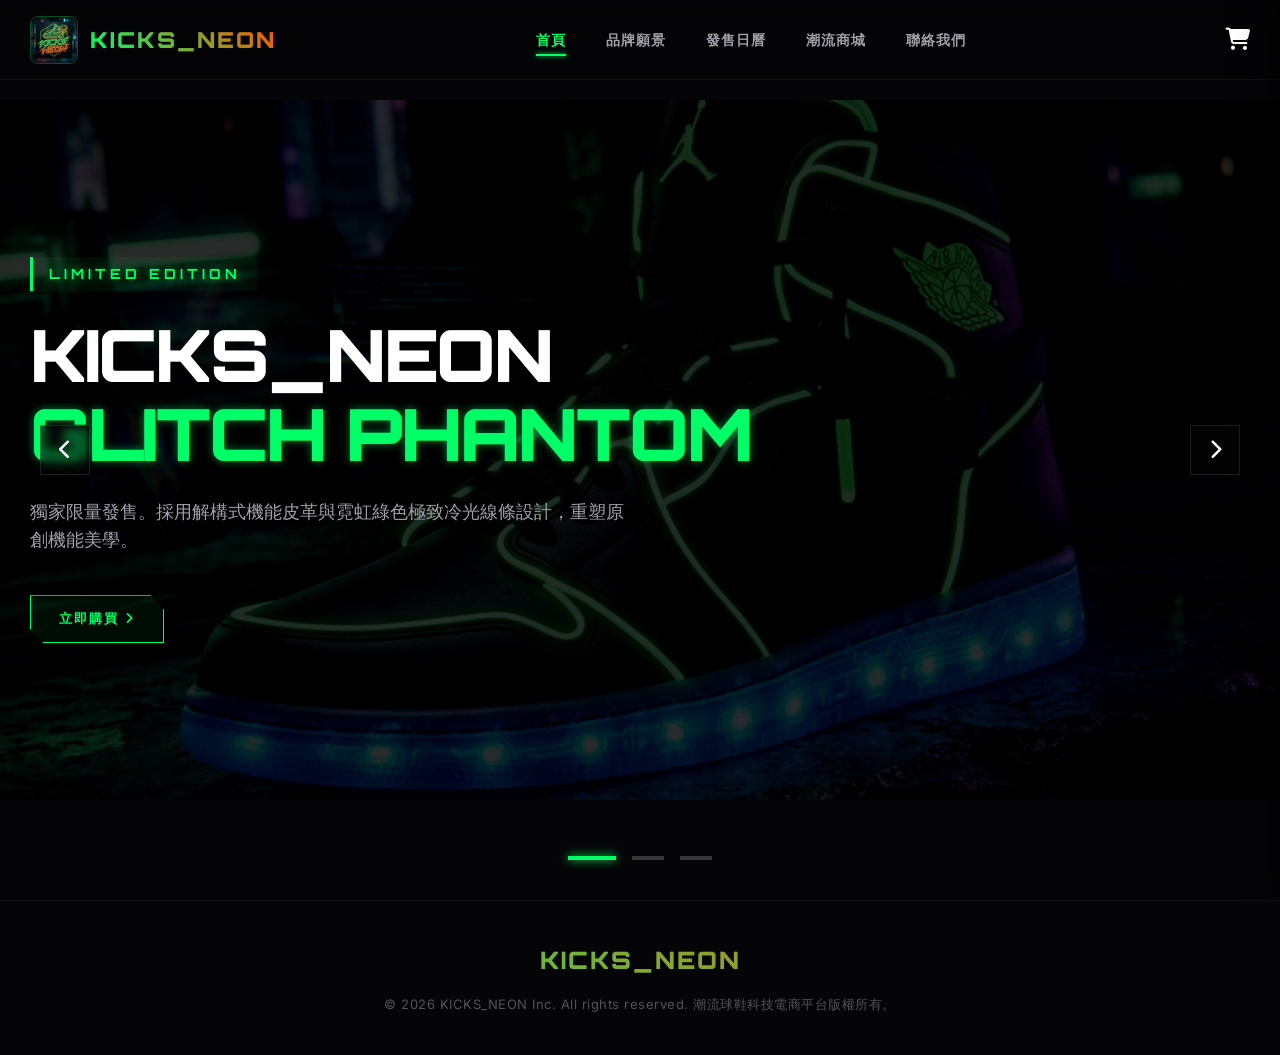
<file: index.html>
<!DOCTYPE html>
<html lang="zh-TW">
<head>
  <meta charset="UTF-8">
  <meta name="viewport" content="width=device-width, initial-scale=1.0">
  <title>羅詠仁的頂級潮流鞋子網站</title>
  <meta name="description" content="KICKS_NEON 限量潮流球鞋發售平台。匯集未來機能、霓虹街頭、全像合成與虛空科技等四大系列原創潮流鞋款，結合 Cyberpunk 街頭美學與極致科技感設計。">
  <meta name="keywords" content="潮流,高規格,鞋子,限量,街頭美學,球鞋">

  <!-- FontAwesome Icons -->
  <link rel="stylesheet" href="https://cdnjs.cloudflare.com/ajax/libs/font-awesome/6.4.0/css/all.min.css">
  
  <!-- Custom CSS -->
  <link rel="stylesheet" href="style.css">

  <meta name="google-site-verification" content="UtRzFM6fIrde_ZM0Ll9RfJ62q9znZRjw4s6gfupJ32Y" />

</head>
<body>

  <!-- ==========================================
       HEADER & NAVIGATION
       ========================================== -->
  <header>
    <div class="container header-container">
      <a href="index.html" class="logo-wrapper">
        <img class="logo-img" src="assets/images/logo.png" alt="KICKS_NEON Logo">
        <span class="logo-text">KICKS_NEON</span>
      </a>
      
      <nav id="navbar">
        <ul>
          <li><a href="index.html" class="active">首頁</a></li>
          <li><a href="about.html">品牌願景</a></li>
          <li><a href="releases.html">發售日曆</a></li>
          <li><a href="shop.html">潮流商城</a></li>
          <li><a href="contact.html">聯絡我們</a></li>
        </ul>
      </nav>
      
      <div class="header-actions">
        <div class="cart-icon-wrapper" id="cart-icon-btn" aria-label="Open shopping cart">
          <i class="fa-solid fa-cart-shopping"></i>
          <span class="cart-count" style="display: none;">0</span>
        </div>
        
        <div class="menu-toggle" id="menu-toggle-btn" aria-label="Toggle Navigation">
          <span></span>
          <span></span>
          <span></span>
        </div>
      </div>
    </div>
  </header>

  <!-- ==========================================
       HERO SECTION (滿版球鞋輪播圖)
       ========================================== -->
  <section id="home" class="hero-section">
    <div class="hero-slider">
      
      <!-- Slide 1 (CYBER_EDGE) -->
      <div class="hero-slide active">
        <img class="hero-bg" src="assets/images/sneaker_3.png" alt="KICKS_NEON Glitch Phantom Background">
        <div class="container">
          <div class="hero-content">
            <span class="hero-badge text-neon-green">Limited Edition</span>
            <h1 class="hero-title">KICKS_NEON<br><span class="text-neon-green">GLITCH PHANTOM</span></h1>
            <p class="hero-subtitle">獨家限量發售。採用解構式機能皮革與霓虹綠色極致冷光線條設計，重塑原創機能美學。</p>
            <button class="btn-cyber" onclick="addToCart(3)">立即購買 <i class="fa-solid fa-angle-right"></i></button>
          </div>
        </div>
      </div>
      
      <!-- Slide 2 (NEON_STREET) -->
      <div class="hero-slide">
        <img class="hero-bg" src="assets/images/sneaker_5.png" alt="KICKS_NEON Future Knit Prime Background">
        <div class="container">
          <div class="hero-content">
            <span class="hero-badge text-neon-orange">Exclusive Drop</span>
            <h1 class="hero-title">KICKS_NEON<br><span class="text-neon-orange">FUTURE KNIT PRIME</span></h1>
            <p class="hero-subtitle">機能美學，概念重塑。高飽和度螢光線條與編織碳纖維的科技碰撞，顛覆日常著感。</p>
            <button class="btn-cyber btn-cyber-orange" onclick="addToCart(5)">立即購買 <i class="fa-solid fa-angle-right"></i></button>
          </div>
        </div>
      </div>
      
      <!-- Slide 3 (HOLO_SYNTH) -->
      <div class="hero-slide">
        <img class="hero-bg" src="assets/images/sneaker_9.png" alt="KICKS_NEON Neon Tech 9000 Background">
        <div class="container">
          <div class="hero-content">
            <span class="hero-badge text-neon-green">New Collection</span>
            <h1 class="hero-title">KICKS_NEON<br><span class="text-neon-green">NEON TECH 9000</span></h1>
            <p class="hero-subtitle">街頭復古，數位重生。解構式厚底搭載避震科技，以電子螢光綠重燃未來復古主義。</p>
            <button class="btn-cyber" onclick="addToCart(9)">立即購買 <i class="fa-solid fa-angle-right"></i></button>
          </div>
        </div>
      </div>
      
    </div>
    
    <!-- Slider Controls -->
    <button class="slider-btn prev" aria-label="Previous Slide"><i class="fa-solid fa-chevron-left"></i></button>
    <button class="slider-btn next" aria-label="Next Slide"><i class="fa-solid fa-chevron-right"></i></button>
    
    <div class="slider-dots"></div>
  </section>

  <!-- ==========================================
       FOOTER
       ========================================== -->
  <footer>
    <div class="container">
      <div class="footer-logo">KICKS_NEON</div>
      <p class="footer-copy">&copy; 2026 KICKS_NEON Inc. All rights reserved. 潮流球鞋科技電商平台版權所有。</p>
    </div>
  </footer>

  <!-- ==========================================
       SHOPPING CART DRAWER (購物車側欄抽屜)
       ========================================== -->
  <div class="cart-drawer-overlay" id="cart-overlay"></div>
  <div class="cart-drawer" id="cart-drawer">
    <div class="cart-drawer-header">
      <h2 class="cart-drawer-title">購物清單 CART</h2>
      <button class="cart-close-btn" id="cart-close-btn" aria-label="Close cart drawer">
        <i class="fa-solid fa-xmark"></i>
      </button>
    </div>
    
    <!-- 購物車商品清單 (將由 JS 渲染) -->
    <div class="cart-items-list" id="cart-items-list">
      <!-- Generated dynamically -->
    </div>
    
    <div class="cart-drawer-footer">
      <div class="cart-summary">
        <span class="cart-total-label">總計金額 TOTAL</span>
        <span class="cart-total-value" id="cart-total">NT$0</span>
      </div>
      <button class="btn-cyber btn-cyber-orange" onclick="checkout()">
        確認結帳 CHECKOUT <i class="fa-solid fa-credit-card"></i>
      </button>
    </div>
  </div>

  <!-- Custom JS -->
  <script src="app.js"></script>
</body>
</html>
</file>
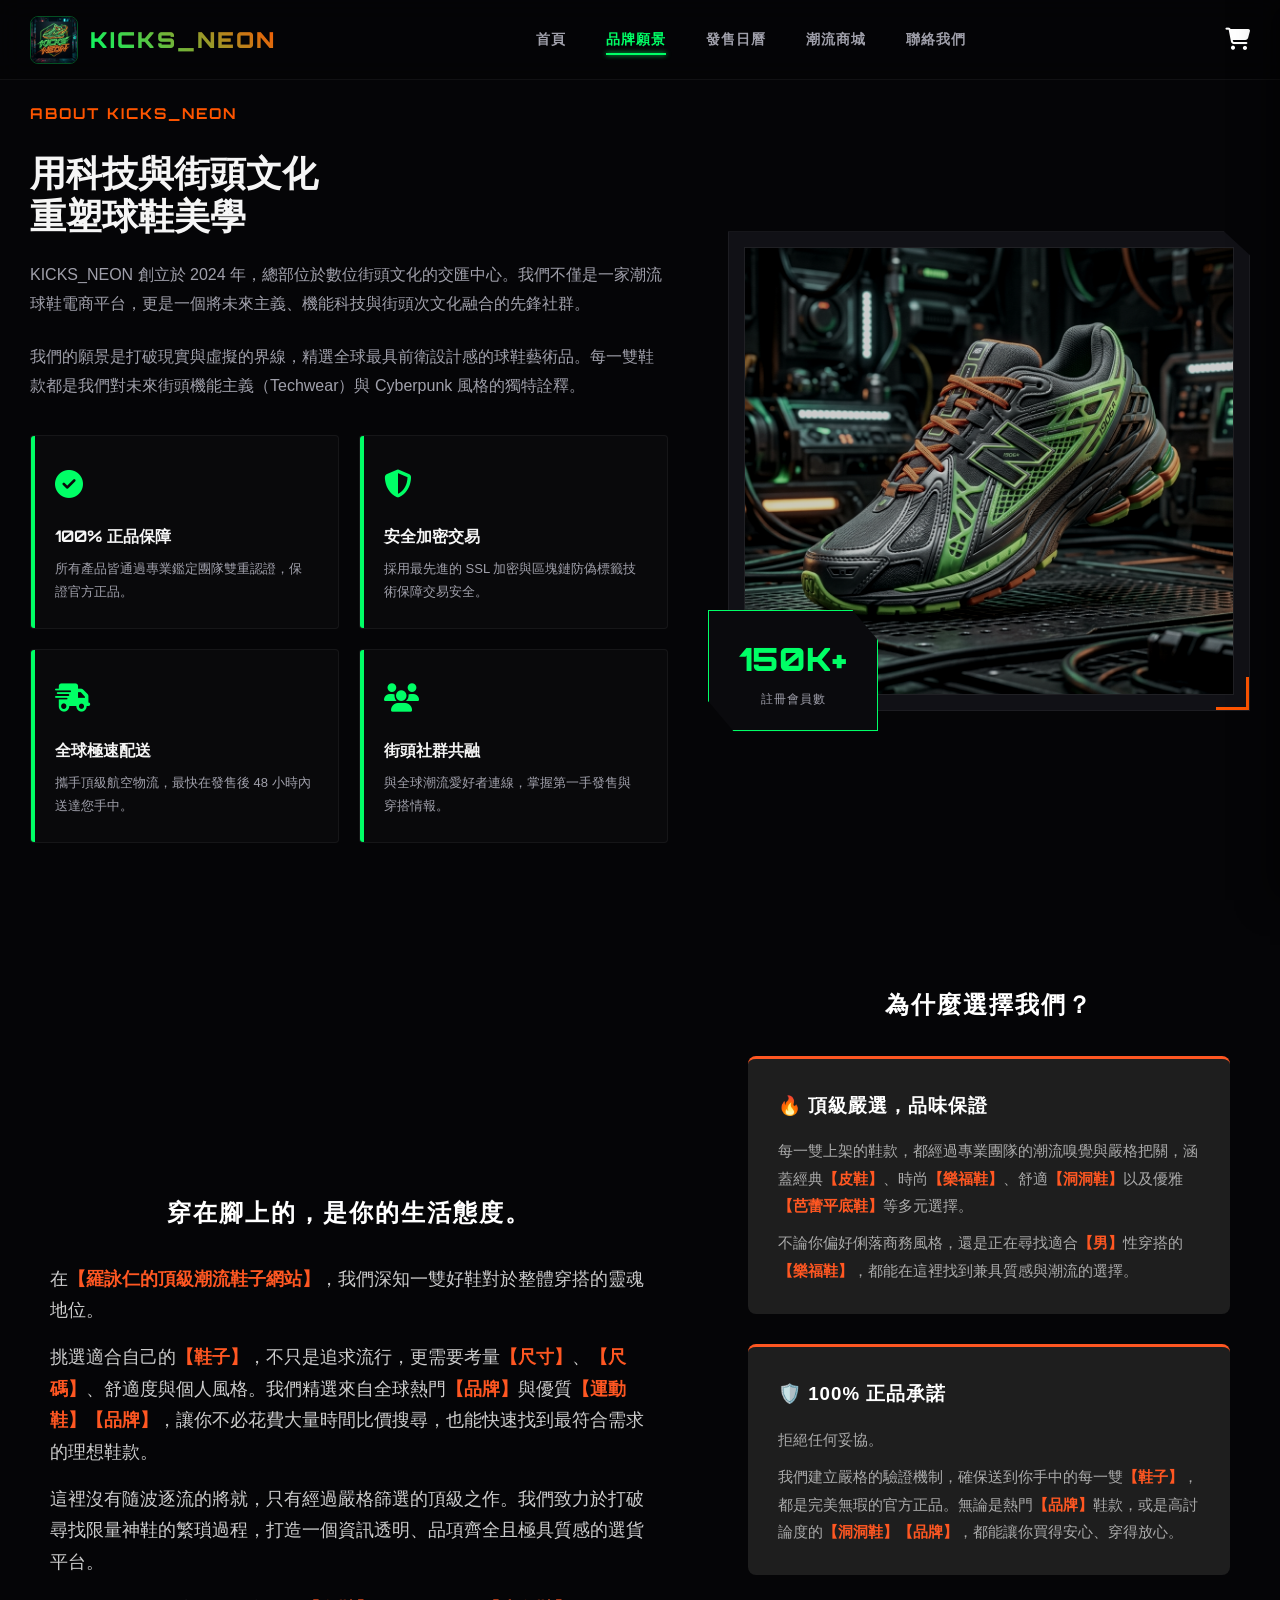
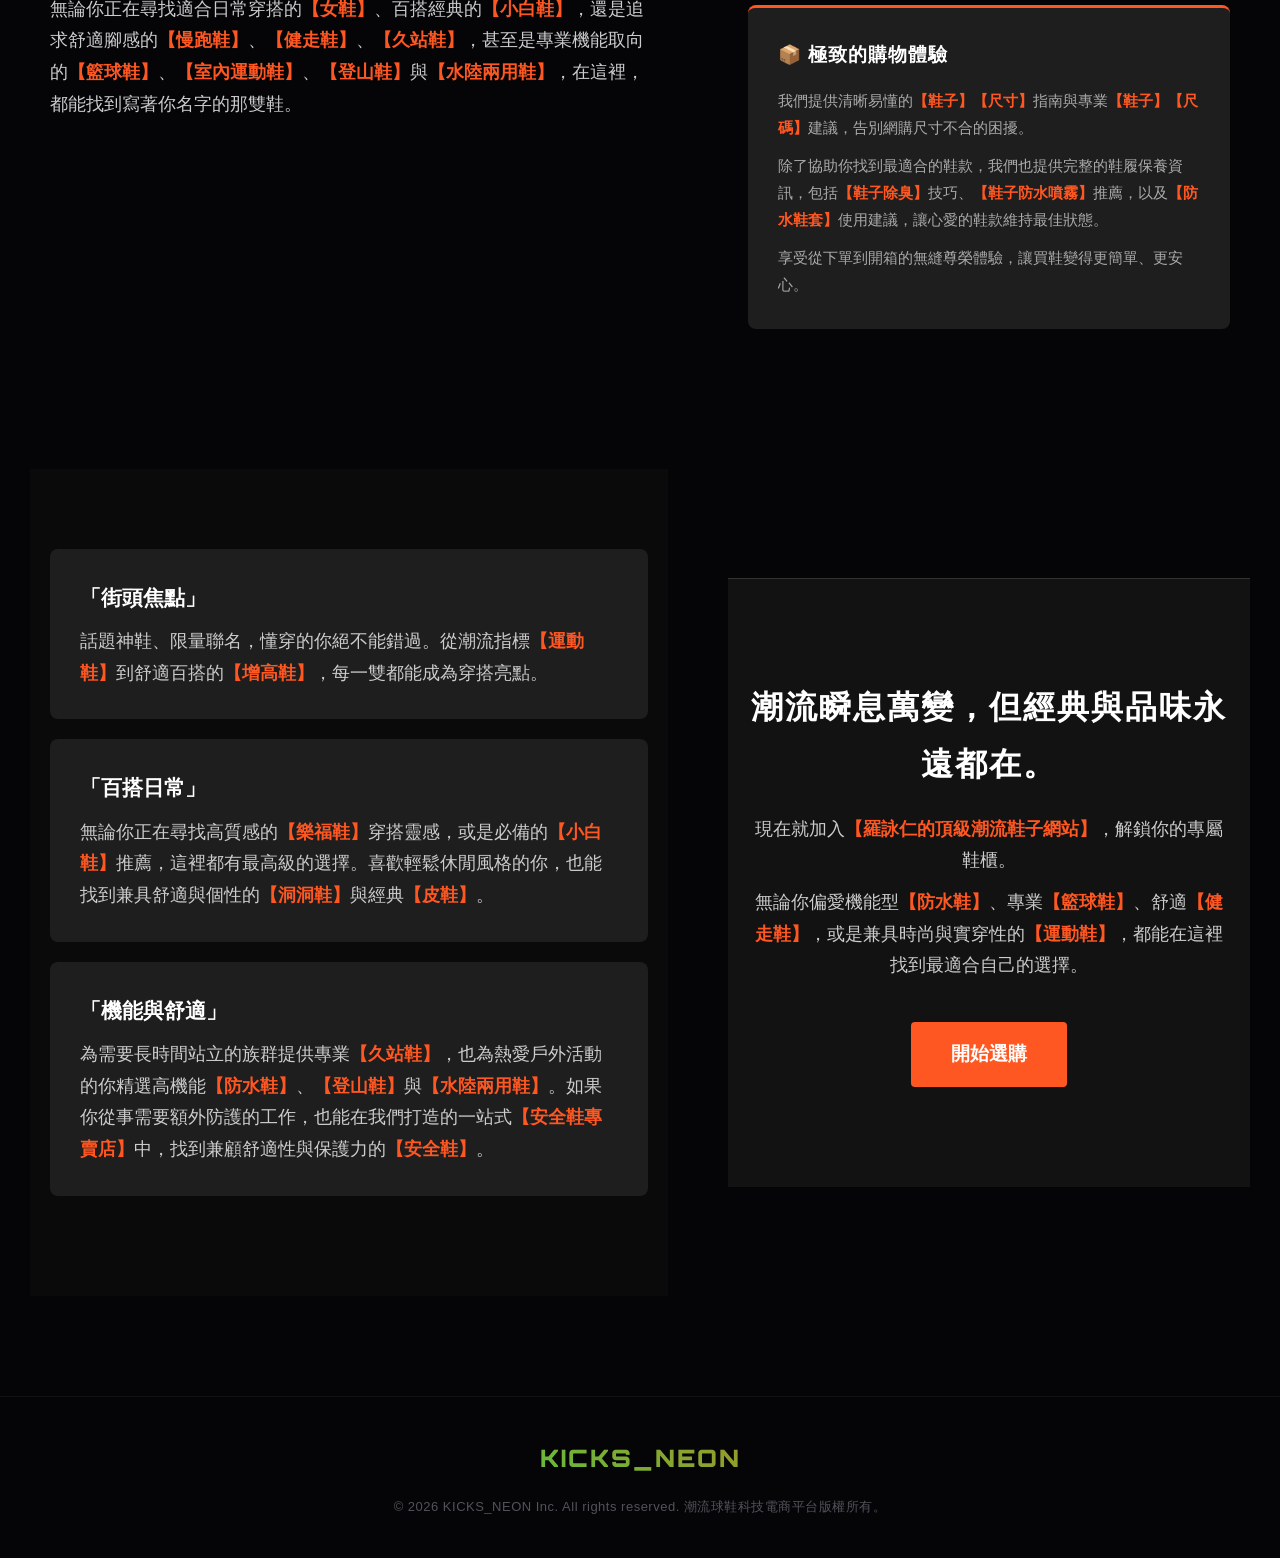
<file: about.html>
<!DOCTYPE html>
<html lang="zh-TW">
<head>
  <meta charset="UTF-8">
  <meta name="viewport" content="width=device-width, initial-scale=1.0">
  <title>品牌願景 | KICKS_NEON | 潮流球鞋電商平台</title>
  <meta name="description" content="關於 KICKS_NEON：用科技與街頭文化重塑球鞋美學，為您帶來極具未來感與機能主義設計的潮流球鞋。">
  
  <!-- FontAwesome Icons -->
  <link rel="stylesheet" href="https://cdnjs.cloudflare.com/ajax/libs/font-awesome/6.4.0/css/all.min.css">
  
  <!-- Custom CSS -->
  <link rel="stylesheet" href="style.css">
</head>
<body class="subpage">

  <!-- ==========================================
       HEADER & NAVIGATION
       ========================================== -->
  <header>
    <div class="container header-container">
      <a href="index.html" class="logo-wrapper">
        <img class="logo-img" src="assets/images/logo.png" alt="KICKS_NEON Logo">
        <span class="logo-text">KICKS_NEON</span>
      </a>
      
      <nav id="navbar">
        <ul>
          <li><a href="index.html">首頁</a></li>
          <li><a href="about.html" class="active">品牌願景</a></li>
          <li><a href="releases.html">發售日曆</a></li>
          <li><a href="shop.html">潮流商城</a></li>
          <li><a href="contact.html">聯絡我們</a></li>
        </ul>
      </nav>
      
      <div class="header-actions">
        <div class="cart-icon-wrapper" id="cart-icon-btn" aria-label="Open shopping cart">
          <i class="fa-solid fa-cart-shopping"></i>
          <span class="cart-count" style="display: none;">0</span>
        </div>
        
        <div class="menu-toggle" id="menu-toggle-btn" aria-label="Toggle Navigation">
          <span></span>
          <span></span>
          <span></span>
        </div>
      </div>
    </div>
  </header>

  <!-- ==========================================
       ABOUT US SECTION (公司簡介)
       ========================================== -->
  <section id="about" class="about-section">
    <div class="container">
      <div class="about-grid">
        
        <div class="about-info">
          <span class="about-tagline">About KICKS_NEON</span>
          <h1 class="about-heading">用科技與街頭文化<br>重塑球鞋美學</h1>
          <p class="about-p">
            KICKS_NEON 創立於 2024 年，總部位於數位街頭文化的交匯中心。我們不僅是一家潮流球鞋電商平台，更是一個將未來主義、機能科技與街頭次文化融合的先鋒社群。
          </p>
          <p class="about-p">
            我們的願景是打破現實與虛擬的界線，精選全球最具前衛設計感的球鞋藝術品。每一雙鞋款都是我們對未來街頭機能主義（Techwear）與 Cyberpunk 風格的獨特詮釋。
          </p>
          
          <div class="about-highlights">
            <div class="highlight-card">
              <div class="highlight-icon"><i class="fa-solid fa-circle-check"></i></div>
              <h3 class="highlight-title">100% 正品保障</h3>
              <p class="highlight-desc">所有產品皆通過專業鑑定團隊雙重認證，保證官方正品。</p>
            </div>
            <div class="highlight-card">
              <div class="highlight-icon"><i class="fa-solid fa-shield-halved"></i></div>
              <h3 class="highlight-title">安全加密交易</h3>
              <p class="highlight-desc">採用最先進的 SSL 加密與區塊鏈防偽標籤技術保障交易安全。</p>
            </div>
            <div class="highlight-card">
              <div class="highlight-icon"><i class="fa-solid fa-truck-fast"></i></div>
              <h3 class="highlight-title">全球極速配送</h3>
              <p class="highlight-desc">攜手頂級航空物流，最快在發售後 48 小時內送達您手中。</p>
            </div>
            <div class="highlight-card">
              <div class="highlight-icon"><i class="fa-solid fa-users"></i></div>
              <h3 class="highlight-title">街頭社群共融</h3>
              <p class="highlight-desc">與全球潮流愛好者連線，掌握第一手發售與穿搭情報。</p>
            </div>
          </div>
        </div>
        
        <div class="about-visual">
          <div class="about-img-frame">
            <img class="about-image" src="assets/images/羅詠仁潮鞋店-鎮殿寶鞋.png" alt="Trendy Sneaker Display" title="羅詠仁潮鞋店-鎮殿寶鞋">
          </div>
          <div class="about-stat-overlay">
            <span class="stat-number">150K+</span>
            <span class="stat-label">註冊會員數</span>
          </div>
        </div>
        
        <body style="margin: 0; padding: 0; font-family: 'Helvetica Neue', Arial, 'Microsoft JhengHei', sans-serif; background-color: #121212; color: #f5f5f5; line-height: 1.8;">

          
      
          <!-- 品牌理念區塊 (About Us) -->
          <section style="padding: 80px 20px; max-width: 1000px; margin: 0 auto; text-align: center;">
              <h2 style="color: #ffffff; letter-spacing: 2px; margin-top: 0; margin-bottom: 30px;">穿在腳上的，是你的生活態度。</h2>
              <div style="font-size: 1.1rem; text-align: left; margin: 0 auto; max-width: 800px; color: #cccccc;">
                  <p style="margin-top: 0; margin-bottom: 15px;">在<strong style="color: #ff5722;">【羅詠仁的頂級潮流鞋子網站】</strong>，我們深知一雙好鞋對於整體穿搭的靈魂地位。</p>
                  <p style="margin-top: 0; margin-bottom: 15px;">挑選適合自己的<strong style="color: #ff5722;">【鞋子】</strong>，不只是追求流行，更需要考量<strong style="color: #ff5722;">【尺寸】</strong>、<strong style="color: #ff5722;">【尺碼】</strong>、舒適度與個人風格。我們精選來自全球熱門<strong style="color: #ff5722;">【品牌】</strong>與優質<strong style="color: #ff5722;">【運動鞋】</strong><strong style="color: #ff5722;">【品牌】</strong>，讓你不必花費大量時間比價搜尋，也能快速找到最符合需求的理想鞋款。</p>
                  <p style="margin-top: 0; margin-bottom: 15px;">這裡沒有隨波逐流的將就，只有經過嚴格篩選的頂級之作。我們致力於打破尋找限量神鞋的繁瑣過程，打造一個資訊透明、品項齊全且極具質感的選貨平台。</p>
                  <p style="margin-top: 0; margin-bottom: 0;">無論你正在尋找適合日常穿搭的<strong style="color: #ff5722;">【女鞋】</strong>、百搭經典的<strong style="color: #ff5722;">【小白鞋】</strong>，還是追求舒適腳感的<strong style="color: #ff5722;">【慢跑鞋】</strong>、<strong style="color: #ff5722;">【健走鞋】</strong>、<strong style="color: #ff5722;">【久站鞋】</strong>，甚至是專業機能取向的<strong style="color: #ff5722;">【籃球鞋】</strong>、<strong style="color: #ff5722;">【室內運動鞋】</strong>、<strong style="color: #ff5722;">【登山鞋】</strong>與<strong style="color: #ff5722;">【水陸兩用鞋】</strong>，在這裡，都能找到寫著你名字的那雙鞋。</p>
              </div>
          </section>
      
          <!-- 核心優勢區塊 (Why Choose Us) -->
          <section style="padding: 80px 20px; max-width: 1000px; margin: 0 auto; text-align: center;">
              <h2 style="color: #ffffff; letter-spacing: 2px; margin-top: 0; margin-bottom: 30px;">為什麼選擇我們？</h2>
              <div style="display: flex; gap: 30px; flex-wrap: wrap; justify-content: center;">
                  <div style="flex: 1; min-width: 280px; background-color: #1e1e1e; padding: 30px; border-radius: 8px; border-top: 3px solid #ff5722; box-sizing: border-box; text-align: left;">
                      <h3 style="color: #ffffff; letter-spacing: 1px; margin-top: 0; margin-bottom: 15px;">🔥 頂級嚴選，品味保證</h3>
                      <p style="font-size: 0.95rem; color: #aaaaaa; margin-top: 0; margin-bottom: 10px;">
                          每一雙上架的鞋款，都經過專業團隊的潮流嗅覺與嚴格把關，涵蓋經典<strong style="color: #ff5722;">【皮鞋】</strong>、時尚<strong style="color: #ff5722;">【樂福鞋】</strong>、舒適<strong style="color: #ff5722;">【洞洞鞋】</strong>以及優雅<strong style="color: #ff5722;">【芭蕾平底鞋】</strong>等多元選擇。
                      </p>
                      <p style="font-size: 0.95rem; color: #aaaaaa; margin: 0;">
                          不論你偏好俐落商務風格，還是正在尋找適合<strong style="color: #ff5722;">【男】</strong>性穿搭的<strong style="color: #ff5722;">【樂福鞋】</strong>，都能在這裡找到兼具質感與潮流的選擇。
                      </p>
                  </div>
                  <div style="flex: 1; min-width: 280px; background-color: #1e1e1e; padding: 30px; border-radius: 8px; border-top: 3px solid #ff5722; box-sizing: border-box; text-align: left;">
                      <h3 style="color: #ffffff; letter-spacing: 1px; margin-top: 0; margin-bottom: 15px;">🛡️ 100% 正品承諾</h3>
                      <p style="font-size: 0.95rem; color: #aaaaaa; margin-top: 0; margin-bottom: 10px;">
                          拒絕任何妥協。
                      </p>
                      <p style="font-size: 0.95rem; color: #aaaaaa; margin: 0;">
                          我們建立嚴格的驗證機制，確保送到你手中的每一雙<strong style="color: #ff5722;">【鞋子】</strong>，都是完美無瑕的官方正品。無論是熱門<strong style="color: #ff5722;">【品牌】</strong>鞋款，或是高討論度的<strong style="color: #ff5722;">【洞洞鞋】</strong><strong style="color: #ff5722;">【品牌】</strong>，都能讓你買得安心、穿得放心。
                      </p>
                  </div>
                  <div style="flex: 1; min-width: 280px; background-color: #1e1e1e; padding: 30px; border-radius: 8px; border-top: 3px solid #ff5722; box-sizing: border-box; text-align: left;">
                      <h3 style="color: #ffffff; letter-spacing: 1px; margin-top: 0; margin-bottom: 15px;">📦 極致的購物體驗</h3>
                      <p style="font-size: 0.95rem; color: #aaaaaa; margin-top: 0; margin-bottom: 10px;">
                          我們提供清晰易懂的<strong style="color: #ff5722;">【鞋子】</strong><strong style="color: #ff5722;">【尺寸】</strong>指南與專業<strong style="color: #ff5722;">【鞋子】</strong><strong style="color: #ff5722;">【尺碼】</strong>建議，告別網購尺寸不合的困擾。
                      </p>
                      <p style="font-size: 0.95rem; color: #aaaaaa; margin-top: 0; margin-bottom: 10px;">
                          除了協助你找到最適合的鞋款，我們也提供完整的鞋履保養資訊，包括<strong style="color: #ff5722;">【鞋子除臭】</strong>技巧、<strong style="color: #ff5722;">【鞋子防水噴霧】</strong>推薦，以及<strong style="color: #ff5722;">【防水鞋套】</strong>使用建議，讓心愛的鞋款維持最佳狀態。
                      </p>
                      <p style="font-size: 0.95rem; color: #aaaaaa; margin: 0;">
                          享受從下單到開箱的無縫尊榮體驗，讓買鞋變得更簡單、更安心。
                      </p>
                  </div>
              </div>
          </section>
      
          <!-- 產品分類引導 (Category Intro) -->
          <section style="padding: 80px 20px; background-color: #0a0a0a; text-align: center; margin: 0;">
              <div style="max-width: 800px; margin: 0 auto; text-align: left;">
                  <ul style="list-style-type: none; padding: 0; margin: 0;">
                      <li style="background-color: #1e1e1e; margin-bottom: 20px; padding: 30px; border-radius: 8px; font-size: 1.1rem; color: #cccccc;">
                          <strong style="color: #ffffff; font-size: 1.3rem; display: block; margin-bottom: 10px;">「街頭焦點」</strong>
                          話題神鞋、限量聯名，懂穿的你絕不能錯過。從潮流指標<strong style="color: #ff5722;">【運動鞋】</strong>到舒適百搭的<strong style="color: #ff5722;">【增高鞋】</strong>，每一雙都能成為穿搭亮點。
                      </li>
                      <li style="background-color: #1e1e1e; margin-bottom: 20px; padding: 30px; border-radius: 8px; font-size: 1.1rem; color: #cccccc;">
                          <strong style="color: #ffffff; font-size: 1.3rem; display: block; margin-bottom: 10px;">「百搭日常」</strong>
                          無論你正在尋找高質感的<strong style="color: #ff5722;">【樂福鞋】</strong>穿搭靈感，或是必備的<strong style="color: #ff5722;">【小白鞋】</strong>推薦，這裡都有最高級的選擇。喜歡輕鬆休閒風格的你，也能找到兼具舒適與個性的<strong style="color: #ff5722;">【洞洞鞋】</strong>與經典<strong style="color: #ff5722;">【皮鞋】</strong>。
                      </li>
                      <li style="background-color: #1e1e1e; margin-bottom: 20px; padding: 30px; border-radius: 8px; font-size: 1.1rem; color: #cccccc;">
                          <strong style="color: #ffffff; font-size: 1.3rem; display: block; margin-bottom: 10px;">「機能與舒適」</strong>
                          為需要長時間站立的族群提供專業<strong style="color: #ff5722;">【久站鞋】</strong>，也為熱愛戶外活動的你精選高機能<strong style="color: #ff5722;">【防水鞋】</strong>、<strong style="color: #ff5722;">【登山鞋】</strong>與<strong style="color: #ff5722;">【水陸兩用鞋】</strong>。如果你從事需要額外防護的工作，也能在我們打造的一站式<strong style="color: #ff5722;">【安全鞋專賣店】</strong>中，找到兼顧舒適性與保護力的<strong style="color: #ff5722;">【安全鞋】</strong>。
                      </li>
                  </ul>
              </div>
          </section>
      
          <!-- 頁尾行動呼籲 (Footer / Bottom CTA) -->
          <footer style="text-align: center; padding: 100px 20px; background-color: #121212; border-top: 1px solid #333; margin: 0;">
              <h2 style="color: #ffffff; letter-spacing: 2px; font-size: 2rem; margin-top: 0; margin-bottom: 20px;">潮流瞬息萬變，但經典與品味永遠都在。</h2>
              <p style="font-size: 1.1rem; color: #cccccc; margin-top: 0; margin-bottom: 10px; max-width: 600px; margin-left: auto; margin-right: auto;">
                  現在就加入<strong style="color: #ff5722;">【羅詠仁的頂級潮流鞋子網站】</strong>，解鎖你的專屬鞋櫃。
              </p>
              <p style="font-size: 1.1rem; color: #cccccc; margin-top: 0; margin-bottom: 40px; max-width: 800px; margin-left: auto; margin-right: auto;">
                  無論你偏愛機能型<strong style="color: #ff5722;">【防水鞋】</strong>、專業<strong style="color: #ff5722;">【籃球鞋】</strong>、舒適<strong style="color: #ff5722;">【健走鞋】</strong>，或是兼具時尚與實穿性的<strong style="color: #ff5722;">【運動鞋】</strong>，都能在這裡找到最適合自己的選擇。
              </p>
              <a href="#shop" style="display: inline-block; padding: 15px 40px; background-color: #ff5722; color: #ffffff; text-decoration: none; font-size: 1.2rem; font-weight: bold; border-radius: 4px;">開始選購</a>
          </footer>
  
      
      </div>
    </div>
  </section>

  <!-- ==========================================
       FOOTER
       ========================================== -->
  <footer>
    <div class="container">
      <div class="footer-logo">KICKS_NEON</div>
      <p class="footer-copy">&copy; 2026 KICKS_NEON Inc. All rights reserved. 潮流球鞋科技電商平台版權所有。</p>
    </div>
  </footer>

  <!-- ==========================================
       SHOPPING CART DRAWER (購物車側欄抽屜)
       ========================================== -->
  <div class="cart-drawer-overlay" id="cart-overlay"></div>
  <div class="cart-drawer" id="cart-drawer">
    <div class="cart-drawer-header">
      <h2 class="cart-drawer-title">購物清單 CART</h2>
      <button class="cart-close-btn" id="cart-close-btn" aria-label="Close cart drawer">
        <i class="fa-solid fa-xmark"></i>
      </button>
    </div>
    
    <!-- 購物車商品清單 (將由 JS 渲染) -->
    <div class="cart-items-list" id="cart-items-list">
      <!-- Generated dynamically -->
    </div>
    
    <div class="cart-drawer-footer">
      <div class="cart-summary">
        <span class="cart-total-label">總計金額 TOTAL</span>
        <span class="cart-total-value" id="cart-total">NT$0</span>
      </div>
      <button class="btn-cyber btn-cyber-orange" onclick="checkout()">
        確認結帳 CHECKOUT <i class="fa-solid fa-credit-card"></i>
      </button>
    </div>
  </div>

  <!-- Custom JS -->
  <script src="app.js"></script>
</body>
</html>
</file>
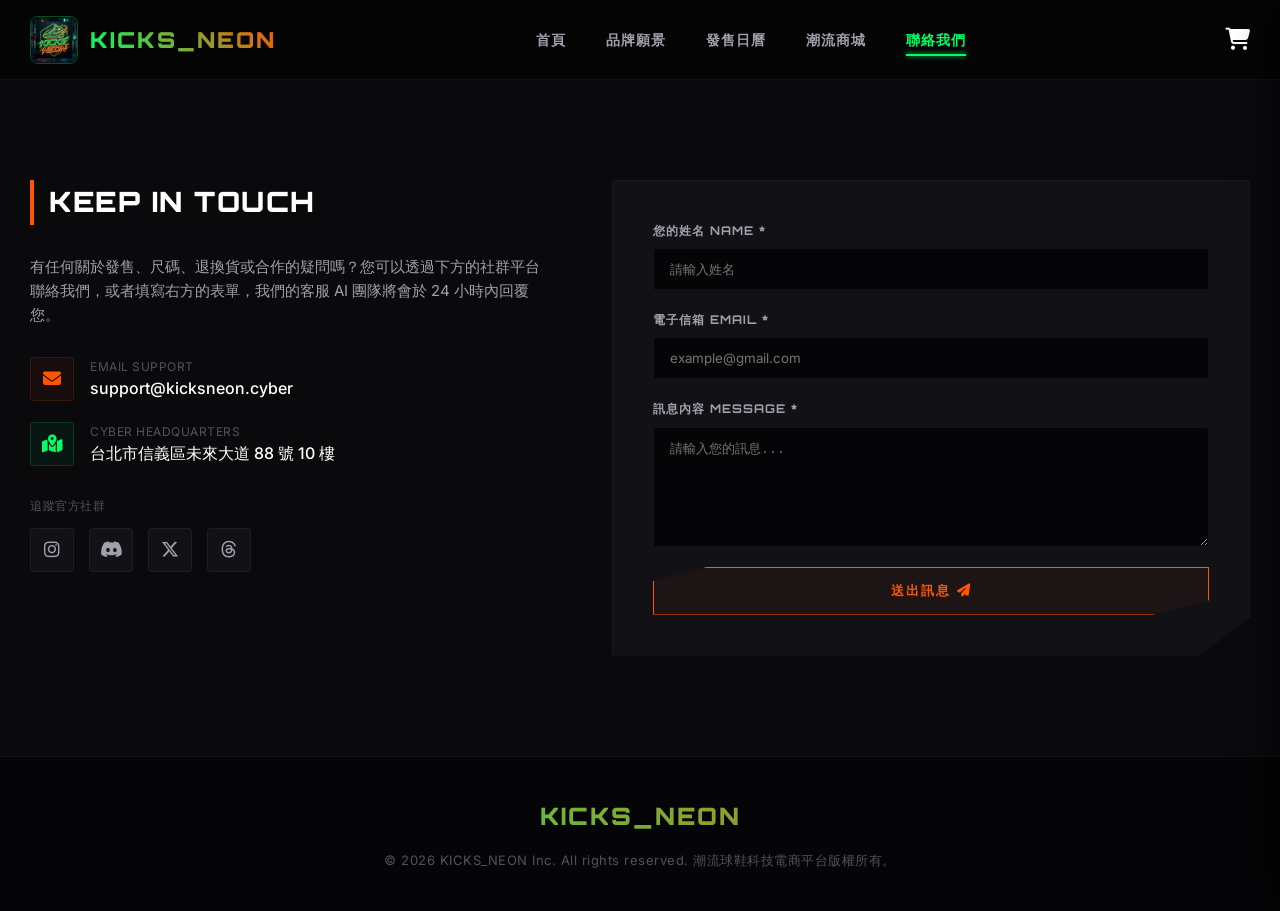
<file: contact.html>
<!DOCTYPE html>
<html lang="zh-TW">
<head>
  <meta charset="UTF-8">
  <meta name="viewport" content="width=device-width, initial-scale=1.0">
  <title>聯絡我們 | KICKS_NEON | 潮流球鞋電商平台</title>
  <meta name="description" content="聯絡 KICKS_NEON 客服。透過 Instagram, Discord, Email 或填寫表單隨時與我們取得聯絡，獲取第一手潮流鞋訊。">
  
  <!-- FontAwesome Icons -->
  <link rel="stylesheet" href="https://cdnjs.cloudflare.com/ajax/libs/font-awesome/6.4.0/css/all.min.css">
  
  <!-- Custom CSS -->
  <link rel="stylesheet" href="style.css">
</head>
<body class="subpage">

  <!-- ==========================================
       HEADER & NAVIGATION
       ========================================== -->
  <header>
    <div class="container header-container">
      <a href="index.html" class="logo-wrapper">
        <img class="logo-img" src="assets/images/logo.png" alt="KICKS_NEON Logo">
        <span class="logo-text">KICKS_NEON</span>
      </a>
      
      <nav id="navbar">
        <ul>
          <li><a href="index.html">首頁</a></li>
          <li><a href="about.html">品牌願景</a></li>
          <li><a href="releases.html">發售日曆</a></li>
          <li><a href="shop.html">潮流商城</a></li>
          <li><a href="contact.html" class="active">聯絡我們</a></li>
        </ul>
      </nav>
      
      <div class="header-actions">
        <div class="cart-icon-wrapper" id="cart-icon-btn" aria-label="Open shopping cart">
          <i class="fa-solid fa-cart-shopping"></i>
          <span class="cart-count" style="display: none;">0</span>
        </div>
        
        <div class="menu-toggle" id="menu-toggle-btn" aria-label="Toggle Navigation">
          <span></span>
          <span></span>
          <span></span>
        </div>
      </div>
    </div>
  </header>

  <!-- ==========================================
       CONTACT SECTION (聯絡我們)
       ========================================== -->
  <section id="contact" class="contact-section">
    <div class="container">
      <div class="contact-grid">
        
        <!-- 聯絡資訊與社群 -->
        <div class="contact-info">
          <h1 class="contact-title-cyber">KEEP IN TOUCH</h1>
          <p class="contact-p">
            有任何關於發售、尺碼、退換貨或合作的疑問嗎？您可以透過下方的社群平台聯絡我們，或者填寫右方的表單，我們的客服 AI 團隊將會於 24 小時內回覆您。
          </p>
          
          <div class="contact-methods">
            <div class="contact-method-item">
              <div class="contact-icon"><i class="fa-solid fa-envelope"></i></div>
              <div>
                <div class="contact-label">Email Support</div>
                <div class="contact-value">support@kicksneon.cyber</div>
              </div>
            </div>
            <div class="contact-method-item">
              <div class="contact-icon"><i class="fa-solid fa-map-location-dot"></i></div>
              <div>
                <div class="contact-label">Cyber Headquarters</div>
                <div class="contact-value">台北市信義區未來大道 88 號 10 樓</div>
              </div>
            </div>
          </div>
          
          <div>
            <div class="contact-label" style="margin-bottom: 12px;">追蹤官方社群</div>
            <div class="social-links">
              <a href="#" class="social-btn" aria-label="Instagram"><i class="fa-brands fa-instagram"></i></a>
              <a href="#" class="social-btn" aria-label="Discord"><i class="fa-brands fa-discord"></i></a>
              <a href="#" class="social-btn" aria-label="X / Twitter"><i class="fa-brands fa-x-twitter"></i></a>
              <a href="#" class="social-btn" aria-label="Threads"><i class="fa-brands fa-threads"></i></a>
            </div>
          </div>
        </div>
        
        <!-- 聯絡表單 -->
        <div class="contact-form-container">
          <form id="contact-form" class="contact-form">
            <div class="form-group">
              <label for="cf-name" class="form-label">您的姓名 Name *</label>
              <input type="text" id="cf-name" class="form-input" placeholder="請輸入姓名" required>
            </div>
            <div class="form-group">
              <label for="cf-email" class="form-label">電子信箱 Email *</label>
              <input type="email" id="cf-email" class="form-input" placeholder="example@gmail.com" required>
            </div>
            <div class="form-group">
              <label for="cf-message" class="form-label">訊息內容 Message *</label>
              <textarea id="cf-message" class="form-input" placeholder="請輸入您的訊息..." required></textarea>
            </div>
            <button type="submit" class="btn-cyber btn-cyber-orange submit-btn">
              送出訊息 <i class="fa-solid fa-paper-plane"></i>
            </button>
          </form>
        </div>
        
      </div>
    </div>
  </section>

  <!-- ==========================================
       FOOTER
       ========================================== -->
  <footer>
    <div class="container">
      <div class="footer-logo">KICKS_NEON</div>
      <p class="footer-copy">&copy; 2026 KICKS_NEON Inc. All rights reserved. 潮流球鞋科技電商平台版權所有。</p>
    </div>
  </footer>

  <!-- ==========================================
       SHOPPING CART DRAWER (購物車側欄抽屜)
       ========================================== -->
  <div class="cart-drawer-overlay" id="cart-overlay"></div>
  <div class="cart-drawer" id="cart-drawer">
    <div class="cart-drawer-header">
      <h2 class="cart-drawer-title">購物清單 CART</h2>
      <button class="cart-close-btn" id="cart-close-btn" aria-label="Close cart drawer">
        <i class="fa-solid fa-xmark"></i>
      </button>
    </div>
    
    <!-- 購物車商品清單 (將由 JS 渲染) -->
    <div class="cart-items-list" id="cart-items-list">
      <!-- Generated dynamically -->
    </div>
    
    <div class="cart-drawer-footer">
      <div class="cart-summary">
        <span class="cart-total-label">總計金額 TOTAL</span>
        <span class="cart-total-value" id="cart-total">NT$0</span>
      </div>
      <button class="btn-cyber btn-cyber-orange" onclick="checkout()">
        確認結帳 CHECKOUT <i class="fa-solid fa-credit-card"></i>
      </button>
    </div>
  </div>

  <!-- Custom JS -->
  <script src="app.js"></script>
</body>
</html>
</file>
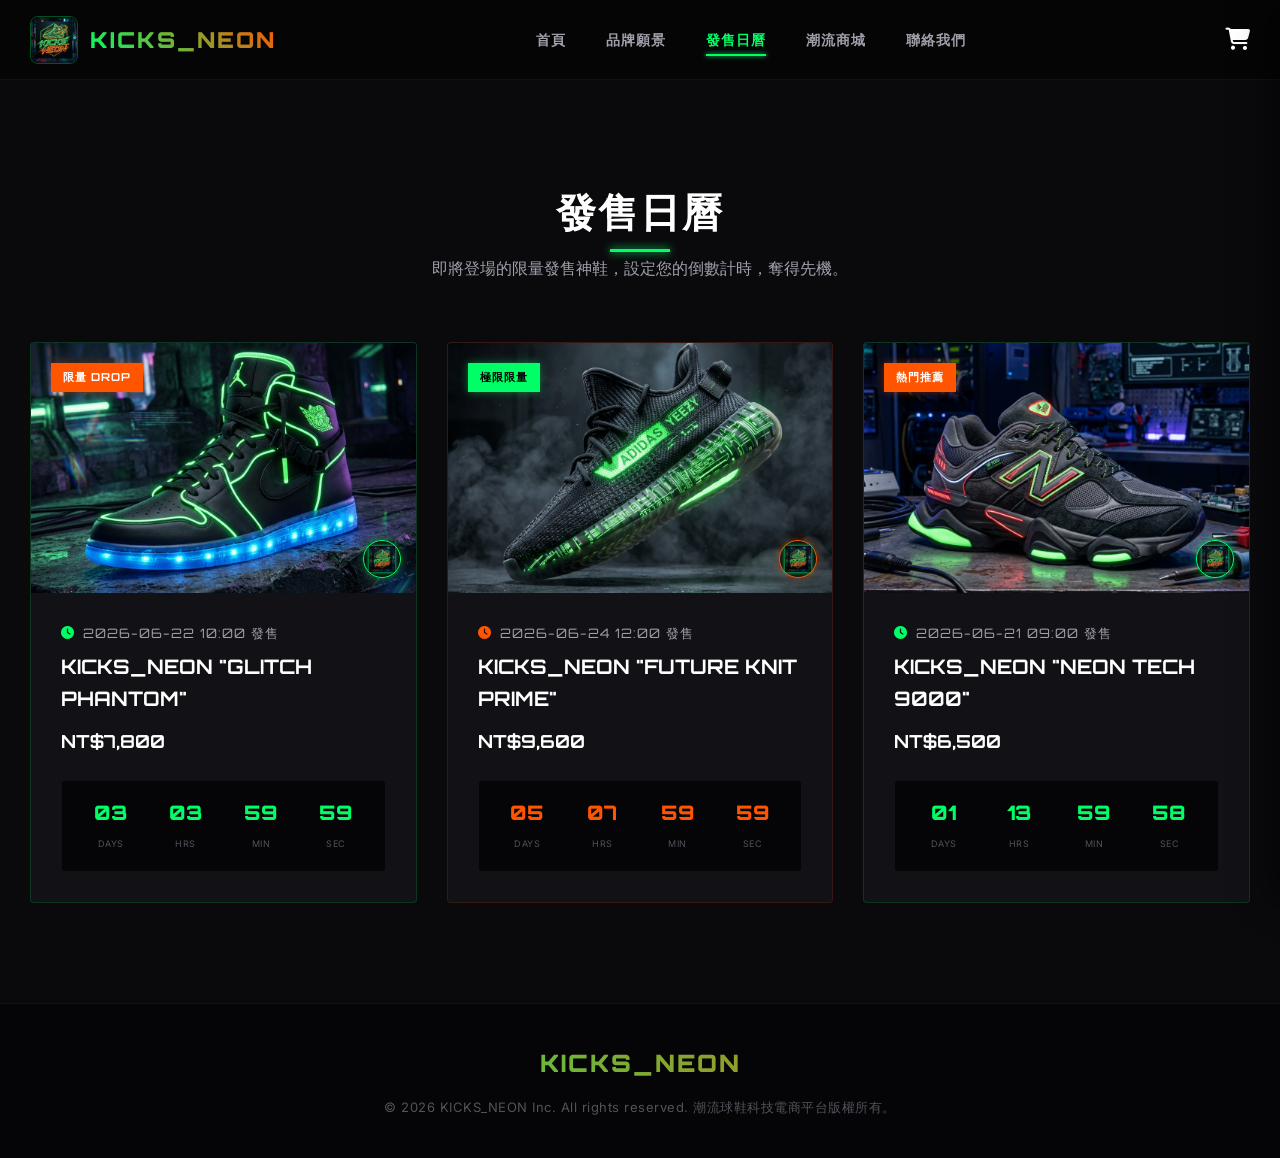
<file: releases.html>
<!DOCTYPE html>
<html lang="zh-TW">
<head>
  <meta charset="UTF-8">
  <meta name="viewport" content="width=device-width, initial-scale=1.0">
  <title>發售日曆 | KICKS_NEON | 潮流球鞋電商平台</title>
  <meta name="description" content="即將登場的限量發售神鞋。設定您的倒數計時，第一時間搶購 KICKS_NEON 原創機能與街頭潮流尖端鞋款。">
  
  <!-- FontAwesome Icons -->
  <link rel="stylesheet" href="https://cdnjs.cloudflare.com/ajax/libs/font-awesome/6.4.0/css/all.min.css">
  
  <!-- Custom CSS -->
  <link rel="stylesheet" href="style.css">
</head>
<body class="subpage">

  <!-- ==========================================
       HEADER & NAVIGATION
       ========================================== -->
  <header>
    <div class="container header-container">
      <a href="index.html" class="logo-wrapper">
        <img class="logo-img" src="assets/images/logo.png" alt="KICKS_NEON Logo">
        <span class="logo-text">KICKS_NEON</span>
      </a>
      
      <nav id="navbar">
        <ul>
          <li><a href="index.html">首頁</a></li>
          <li><a href="about.html">品牌願景</a></li>
          <li><a href="releases.html" class="active">發售日曆</a></li>
          <li><a href="shop.html">潮流商城</a></li>
          <li><a href="contact.html">聯絡我們</a></li>
        </ul>
      </nav>
      
      <div class="header-actions">
        <div class="cart-icon-wrapper" id="cart-icon-btn" aria-label="Open shopping cart">
          <i class="fa-solid fa-cart-shopping"></i>
          <span class="cart-count" style="display: none;">0</span>
        </div>
        
        <div class="menu-toggle" id="menu-toggle-btn" aria-label="Toggle Navigation">
          <span></span>
          <span></span>
          <span></span>
        </div>
      </div>
    </div>
  </header>

  <!-- ==========================================
       RELEASE CALENDAR SECTION (發售日曆)
       ========================================== -->
  <section id="releases" class="calendar-section">
    <div class="container">
      <div class="section-header">
        <h1 class="section-title">發售日曆</h1>
        <p class="section-desc">即將登場的限量發售神鞋，設定您的倒數計時，奪得先機。</p>
      </div>
      
      <div class="calendar-grid">
        
        <!-- Card 1 -->
        <div class="calendar-card">
          <div class="calendar-img-container">
            <span class="calendar-badge">限量 Drop</span>
            <div class="original-seal">
              <img src="assets/images/logo.png" alt="KICKS_NEON Original Seal">
            </div>
            <img class="calendar-img" src="assets/images/sneaker_3.png" alt="KICKS_NEON Glitch Phantom">
          </div>
          <div class="calendar-info">
            <div class="calendar-date"><i class="fa-solid fa-clock"></i> 2026-06-22 10:00 發售</div>
            <h3 class="calendar-title">KICKS_NEON "Glitch Phantom"</h3>
            <p class="calendar-price">NT$7,800</p>
            
            <!-- Countdown -->
            <div class="countdown-box" id="cd-1">
              <div class="countdown-item">
                <span class="countdown-number days">00</span>
                <span class="countdown-label">Days</span>
              </div>
              <div class="countdown-item">
                <span class="countdown-number hours">00</span>
                <span class="countdown-label">Hrs</span>
              </div>
              <div class="countdown-item">
                <span class="countdown-number minutes">00</span>
                <span class="countdown-label">Min</span>
              </div>
              <div class="countdown-item">
                <span class="countdown-number seconds">00</span>
                <span class="countdown-label">Sec</span>
              </div>
            </div>
          </div>
        </div>
        
        <!-- Card 2 -->
        <div class="calendar-card orange-theme">
          <div class="calendar-img-container">
            <span class="calendar-badge">極限限量</span>
            <div class="original-seal">
              <img src="assets/images/logo.png" alt="KICKS_NEON Original Seal">
            </div>
            <img class="calendar-img" src="assets/images/sneaker_5.png" alt="KICKS_NEON Future Knit Prime">
          </div>
          <div class="calendar-info">
            <div class="calendar-date"><i class="fa-solid fa-clock"></i> 2026-06-24 12:00 發售</div>
            <h3 class="calendar-title">KICKS_NEON "Future Knit Prime"</h3>
            <p class="calendar-price">NT$9,600</p>
            
            <!-- Countdown -->
            <div class="countdown-box" id="cd-2">
              <div class="countdown-item">
                <span class="countdown-number days">00</span>
                <span class="countdown-label">Days</span>
              </div>
              <div class="countdown-item">
                <span class="countdown-number hours">00</span>
                <span class="countdown-label">Hrs</span>
              </div>
              <div class="countdown-item">
                <span class="countdown-number minutes">00</span>
                <span class="countdown-label">Min</span>
              </div>
              <div class="countdown-item">
                <span class="countdown-number seconds">00</span>
                <span class="countdown-label">Sec</span>
              </div>
            </div>
          </div>
        </div>
        
        <!-- Card 3 -->
        <div class="calendar-card">
          <div class="calendar-img-container">
            <span class="calendar-badge">熱門推薦</span>
            <div class="original-seal">
              <img src="assets/images/logo.png" alt="KICKS_NEON Original Seal">
            </div>
            <img class="calendar-img" src="assets/images/sneaker_9.png" alt="KICKS_NEON Neon Tech 9000">
          </div>
          <div class="calendar-info">
            <div class="calendar-date"><i class="fa-solid fa-clock"></i> 2026-06-21 09:00 發售</div>
            <h3 class="calendar-title">KICKS_NEON "Neon Tech 9000"</h3>
            <p class="calendar-price">NT$6,500</p>
            
            <!-- Countdown -->
            <div class="countdown-box" id="cd-3">
              <div class="countdown-item">
                <span class="countdown-number days">00</span>
                <span class="countdown-label">Days</span>
              </div>
              <div class="countdown-item">
                <span class="countdown-number hours">00</span>
                <span class="countdown-label">Hrs</span>
              </div>
              <div class="countdown-item">
                <span class="countdown-number minutes">00</span>
                <span class="countdown-label">Min</span>
              </div>
              <div class="countdown-item">
                <span class="countdown-number seconds">00</span>
                <span class="countdown-label">Sec</span>
              </div>
            </div>
          </div>
        </div>
        
      </div>
    </div>
  </section>

  <!-- ==========================================
       FOOTER
       ========================================== -->
  <footer>
    <div class="container">
      <div class="footer-logo">KICKS_NEON</div>
      <p class="footer-copy">&copy; 2026 KICKS_NEON Inc. All rights reserved. 潮流球鞋科技電商平台版權所有。</p>
    </div>
  </footer>

  <!-- ==========================================
       SHOPPING CART DRAWER (購物車側欄抽屜)
       ========================================== -->
  <div class="cart-drawer-overlay" id="cart-overlay"></div>
  <div class="cart-drawer" id="cart-drawer">
    <div class="cart-drawer-header">
      <h2 class="cart-drawer-title">購物清單 CART</h2>
      <button class="cart-close-btn" id="cart-close-btn" aria-label="Close cart drawer">
        <i class="fa-solid fa-xmark"></i>
      </button>
    </div>
    
    <!-- 購物車商品清單 (將由 JS 渲染) -->
    <div class="cart-items-list" id="cart-items-list">
      <!-- Generated dynamically -->
    </div>
    
    <div class="cart-drawer-footer">
      <div class="cart-summary">
        <span class="cart-total-label">總計金額 TOTAL</span>
        <span class="cart-total-value" id="cart-total">NT$0</span>
      </div>
      <button class="btn-cyber btn-cyber-orange" onclick="checkout()">
        確認結帳 CHECKOUT <i class="fa-solid fa-credit-card"></i>
      </button>
    </div>
  </div>

  <!-- Custom JS -->
  <script src="app.js"></script>
</body>
</html>
</file>
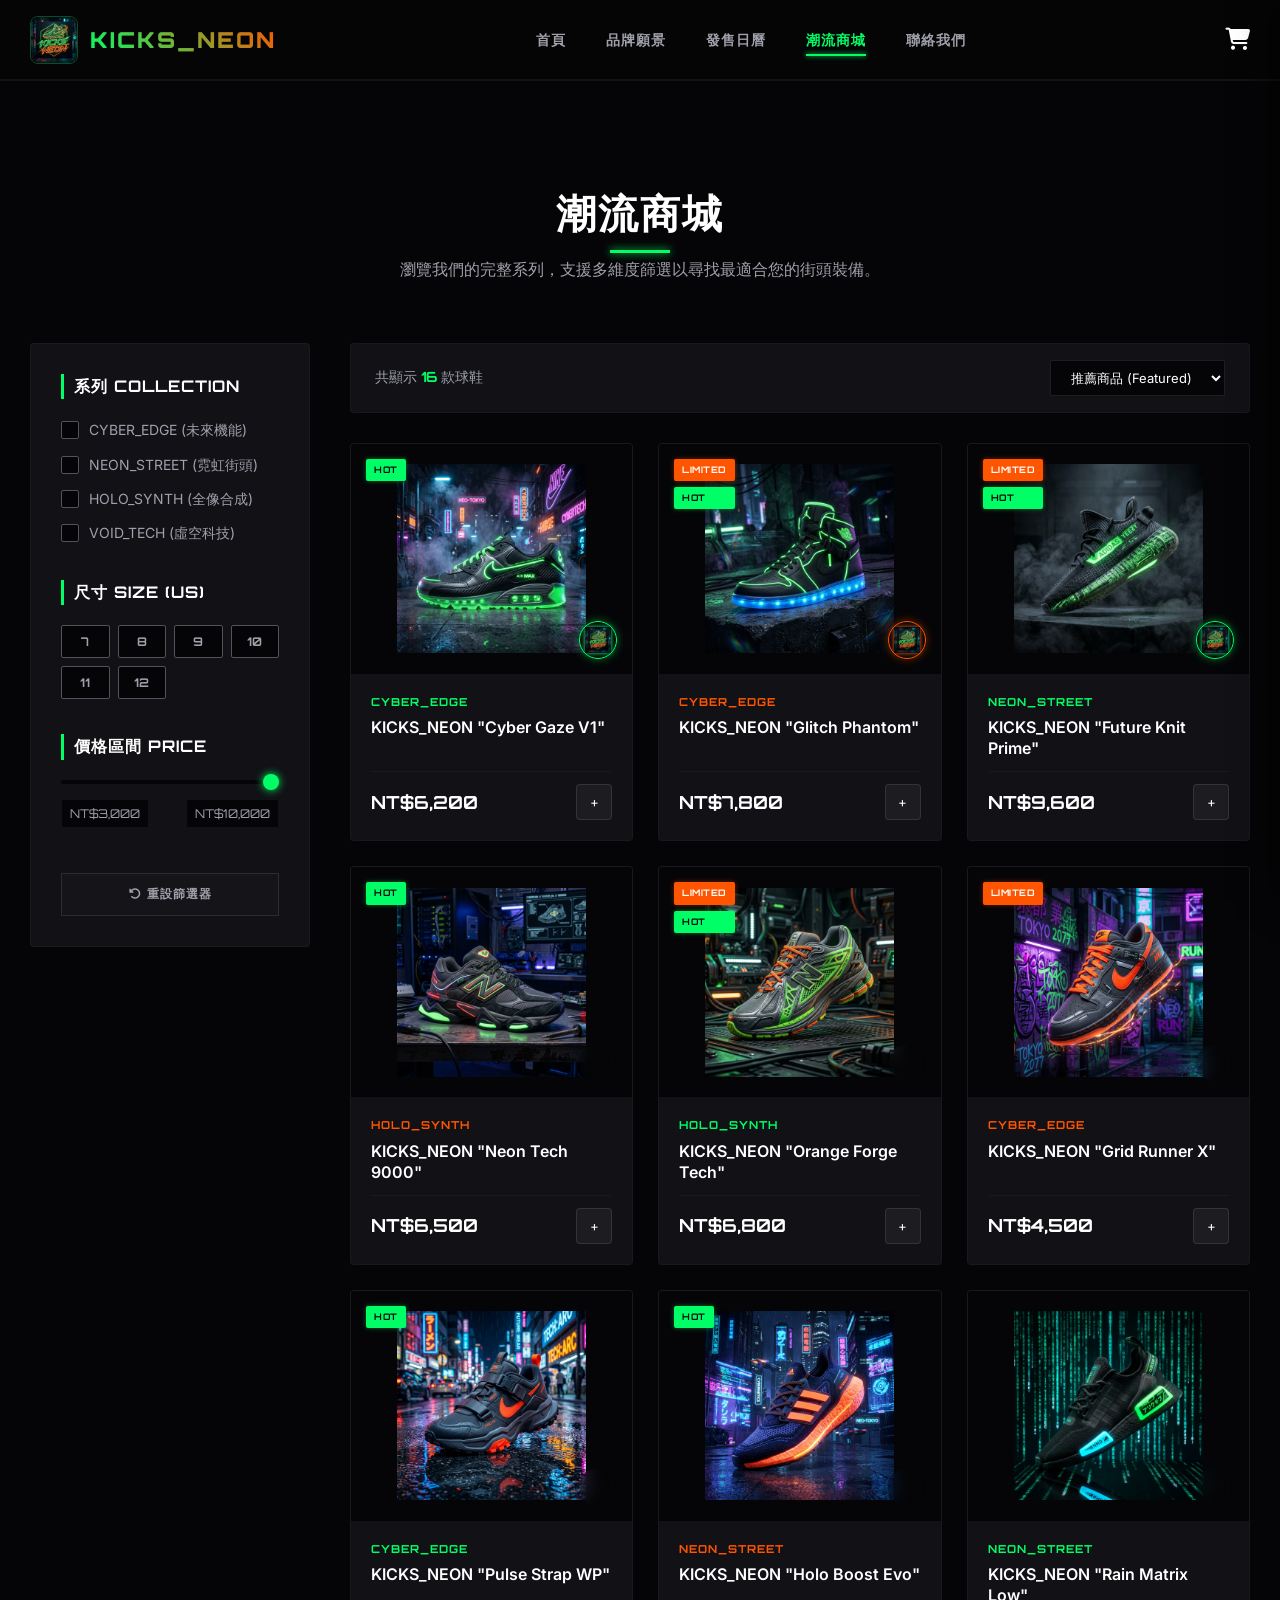
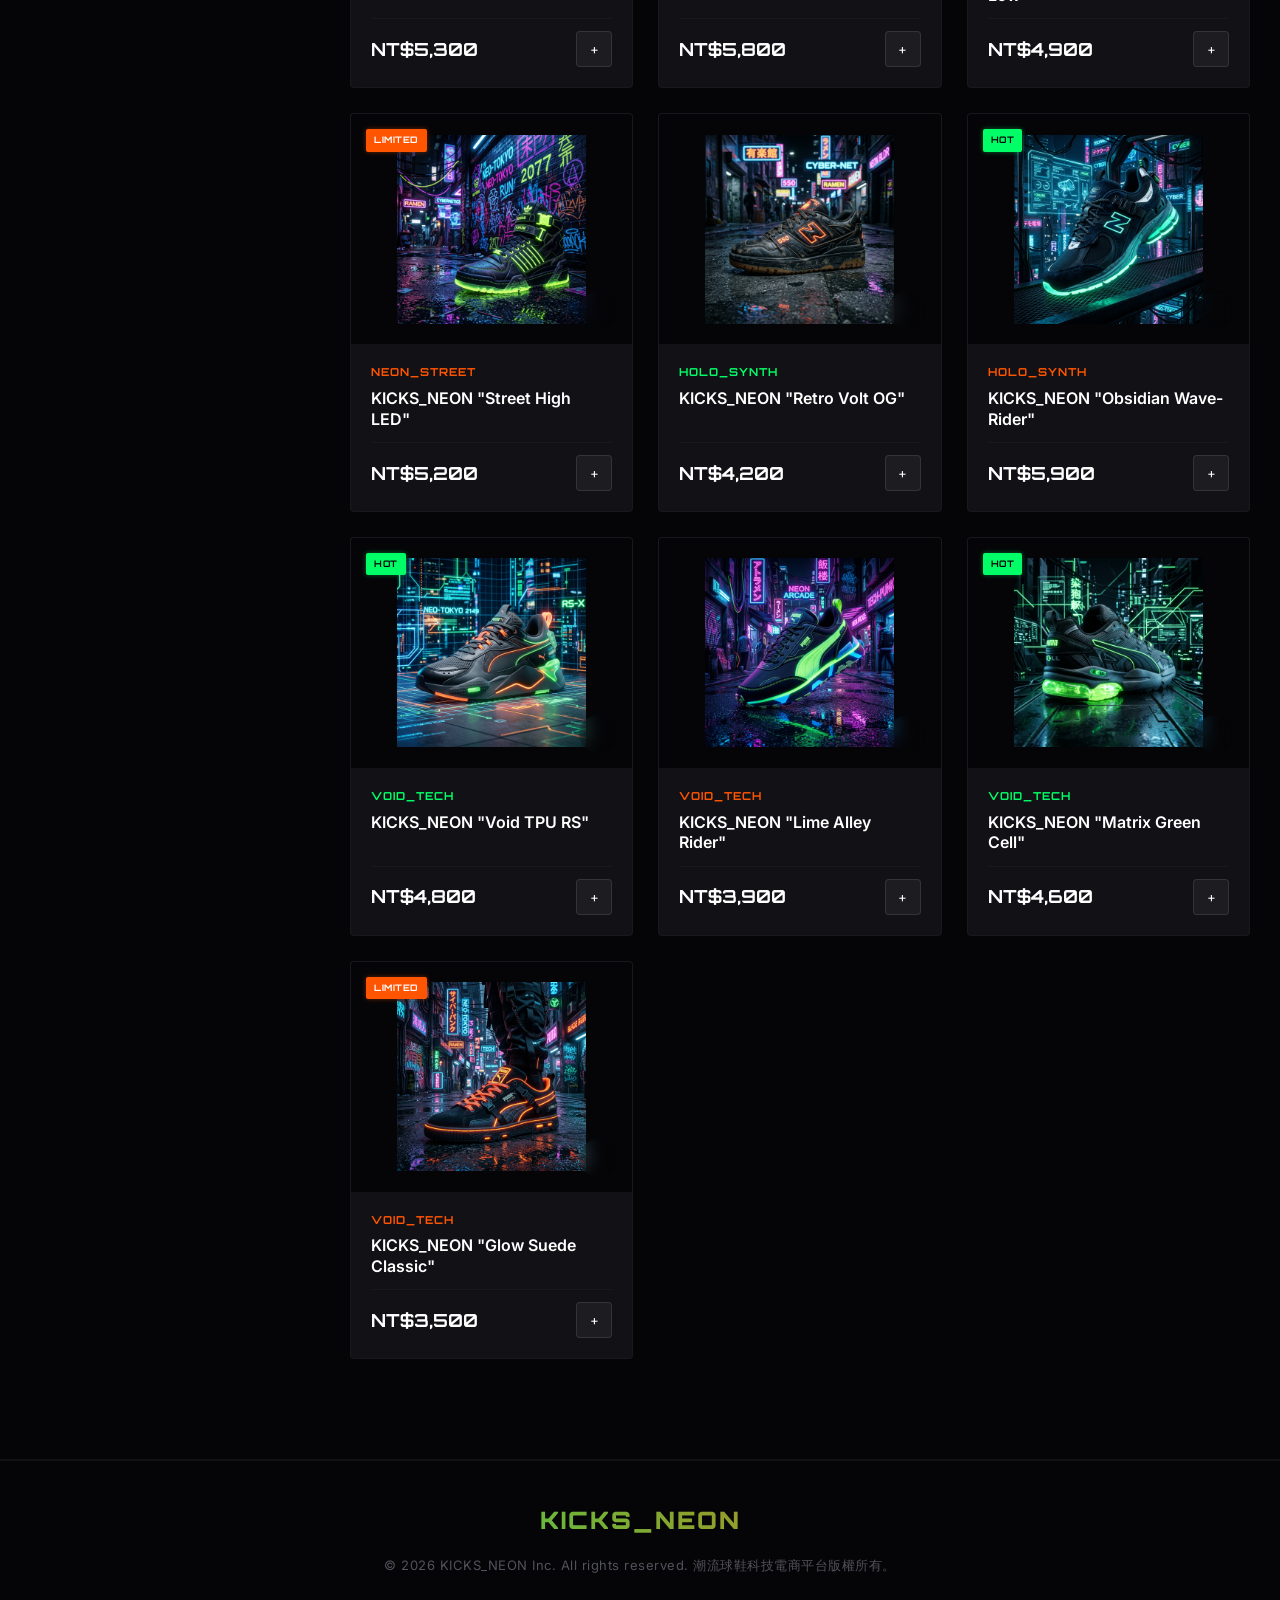
<file: shop.html>
<!DOCTYPE html>
<html lang="zh-TW">
<head>
  <meta charset="UTF-8">
  <meta name="viewport" content="width=device-width, initial-scale=1.0">
  <title>潮流商城 | KICKS_NEON | 潮流球鞋電商平台</title>
  <meta name="description" content="瀏覽 KICKS_NEON 完整系列潮流球鞋。提供多重系列、尺碼與價格篩選，輕易尋找屬於您的機能街頭球鞋。">
  
  <!-- FontAwesome Icons -->
  <link rel="stylesheet" href="https://cdnjs.cloudflare.com/ajax/libs/font-awesome/6.4.0/css/all.min.css">
  
  <!-- Custom CSS -->
  <link rel="stylesheet" href="style.css">
</head>
<body class="subpage">

  <!-- ==========================================
       HEADER & NAVIGATION
       ========================================== -->
  <header>
    <div class="container header-container">
      <a href="index.html" class="logo-wrapper">
        <img class="logo-img" src="assets/images/logo.png" alt="KICKS_NEON Logo">
        <span class="logo-text">KICKS_NEON</span>
      </a>
      
      <nav id="navbar">
        <ul>
          <li><a href="index.html">首頁</a></li>
          <li><a href="about.html">品牌願景</a></li>
          <li><a href="releases.html">發售日曆</a></li>
          <li><a href="shop.html" class="active">潮流商城</a></li>
          <li><a href="contact.html">聯絡我們</a></li>
        </ul>
      </nav>
      
      <div class="header-actions">
        <div class="cart-icon-wrapper" id="cart-icon-btn" aria-label="Open shopping cart">
          <i class="fa-solid fa-cart-shopping"></i>
          <span class="cart-count" style="display: none;">0</span>
        </div>
        
        <div class="menu-toggle" id="menu-toggle-btn" aria-label="Toggle Navigation">
          <span></span>
          <span></span>
          <span></span>
        </div>
      </div>
    </div>
  </header>

  <!-- ==========================================
       SHOP SECTION (商品展示與篩選區)
       ========================================== -->
  <section id="shop" class="shop-section">
    <div class="container">
      <div class="section-header">
        <h1 class="section-title">潮流商城</h1>
        <p class="section-desc">瀏覽我們的完整系列，支援多維度篩選以尋找最適合您的街頭裝備。</p>
      </div>
      
      <div class="shop-container">
        
        <!-- 側邊欄篩選器 -->
        <aside class="sidebar-filter">
          
          <!-- 系列篩選 -->
          <div class="filter-group">
            <h3 class="filter-title">系列 COLLECTION</h3>
            <div class="brand-list">
              <label class="checkbox-container">
                CYBER_EDGE (未來機能)
                <input type="checkbox" value="CYBER_EDGE" class="brand-filter">
                <span class="checkmark"></span>
              </label>
              <label class="checkbox-container">
                NEON_STREET (霓虹街頭)
                <input type="checkbox" value="NEON_STREET" class="brand-filter">
                <span class="checkmark"></span>
              </label>
              <label class="checkbox-container">
                HOLO_SYNTH (全像合成)
                <input type="checkbox" value="HOLO_SYNTH" class="brand-filter">
                <span class="checkmark"></span>
              </label>
              <label class="checkbox-container">
                VOID_TECH (虛空科技)
                <input type="checkbox" value="VOID_TECH" class="brand-filter">
                <span class="checkmark"></span>
              </label>
            </div>
          </div>
          
          <!-- 尺寸篩選 -->
          <div class="filter-group">
            <h3 class="filter-title">尺寸 SIZE (US)</h3>
            <div class="size-grid">
              <button class="size-btn" data-size="7">7</button>
              <button class="size-btn" data-size="8">8</button>
              <button class="size-btn" data-size="9">9</button>
              <button class="size-btn" data-size="10">10</button>
              <button class="size-btn" data-size="11">11</button>
              <button class="size-btn" data-size="12">12</button>
            </div>
          </div>
          
          <!-- 價格篩選 -->
          <div class="filter-group">
            <h3 class="filter-title">價格區間 PRICE</h3>
            <div class="price-range-container">
              <input type="range" id="price-slider" class="range-slider" min="3000" max="10000" step="500" value="10000">
              <div class="price-values">
                <span class="price-value-box">NT$3,000</span>
                <span class="price-value-box" id="price-val">NT$10,000</span>
              </div>
            </div>
          </div>
          
          <!-- 重設按鈕 -->
          <button class="btn-reset-filter"><i class="fa-solid fa-rotate-left"></i> 重設篩選器</button>
        </aside>
        
        <!-- 商品展示區 -->
        <main class="products-layout">
          
          <!-- 工具列 -->
          <div class="shop-toolbar">
            <div class="products-count">
              共顯示 <span id="total-count">0</span> 款球鞋
            </div>
            <div class="shop-sorting">
              <select id="sort-select" aria-label="Sort products">
                <option value="featured">推薦商品 (Featured)</option>
                <option value="price-low">價格：低到高</option>
                <option value="price-high">價格：高到低</option>
              </select>
            </div>
          </div>
          
          <!-- 商品網格 (將由 JS 渲染) -->
          <div class="products-grid" id="products-grid">
            <!-- Loading state or empty -->
          </div>
          
        </main>
        
      </div>
    </div>
  </section>

  <!-- ==========================================
       FOOTER
       ========================================== -->
  <footer>
    <div class="container">
      <div class="footer-logo">KICKS_NEON</div>
      <p class="footer-copy">&copy; 2026 KICKS_NEON Inc. All rights reserved. 潮流球鞋科技電商平台版權所有。</p>
    </div>
  </footer>

  <!-- ==========================================
       SHOPPING CART DRAWER (購物車側欄抽屜)
       ========================================== -->
  <div class="cart-drawer-overlay" id="cart-overlay"></div>
  <div class="cart-drawer" id="cart-drawer">
    <div class="cart-drawer-header">
      <h2 class="cart-drawer-title">購物清單 CART</h2>
      <button class="cart-close-btn" id="cart-close-btn" aria-label="Close cart drawer">
        <i class="fa-solid fa-xmark"></i>
      </button>
    </div>
    
    <!-- 購物車商品清單 (將由 JS 渲染) -->
    <div class="cart-items-list" id="cart-items-list">
      <!-- Generated dynamically -->
    </div>
    
    <div class="cart-drawer-footer">
      <div class="cart-summary">
        <span class="cart-total-label">總計金額 TOTAL</span>
        <span class="cart-total-value" id="cart-total">NT$0</span>
      </div>
      <button class="btn-cyber btn-cyber-orange" onclick="checkout()">
        確認結帳 CHECKOUT <i class="fa-solid fa-credit-card"></i>
      </button>
    </div>
  </div>

  <!-- Custom JS -->
  <script src="app.js"></script>
</body>
</html>
</file>
<file: style.css>
@import url('https://fonts.googleapis.com/css2?family=Orbitron:wght@500;700;900&family=Inter:wght@300;400;500;600;700&display=swap');

/* ==========================================
   CSS VARIABLES & DESIGN SYSTEM
   ========================================== */
:root {
  --bg-darker: #050507;
  --bg-dark: #0a0a0d;
  --bg-card: #111116;
  --bg-card-hover: #161620;
  
  --accent-green: #00ff66;
  --accent-green-rgb: 0, 255, 102;
  --accent-orange: #ff5500;
  --accent-orange-rgb: 255, 85, 0;
  
  --text-primary: #ffffff;
  --text-secondary: #a0a0ab;
  --text-muted: #52525b;
  
  --font-cyber: 'Orbitron', sans-serif;
  --font-base: 'Inter', sans-serif;
  
  --transition-fast: 0.2s cubic-bezier(0.4, 0, 0.2, 1);
  --transition-normal: 0.3s cubic-bezier(0.4, 0, 0.2, 1);
  --transition-slow: 0.5s cubic-bezier(0.4, 0, 0.2, 1);
  
  --glow-green: 0 0 10px rgba(0, 255, 102, 0.3), 0 0 20px rgba(0, 255, 102, 0.1);
  --glow-orange: 0 0 10px rgba(255, 85, 0, 0.3), 0 0 20px rgba(255, 85, 0, 0.1);
  --border-neon: 1px solid rgba(0, 255, 102, 0.15);
  
  --header-height: 80px;
}

/* ==========================================
   RESET & BASE STYLES
   ========================================== */
* {
  box-sizing: border-box;
  margin: 0;
  padding: 0;
  scroll-behavior: smooth;
}

body {
  background-color: var(--bg-dark);
  color: var(--text-primary);
  font-family: var(--font-base);
  line-height: 1.6;
  overflow-x: hidden;
  position: relative;
}

body.subpage {
  padding-top: var(--header-height);
}

/* Cyber grid background layer */
body::before {
  content: '';
  position: fixed;
  top: 0;
  left: 0;
  width: 100vw;
  height: 100vh;
  background-image: 
    linear-gradient(rgba(0, 255, 102, 0.015) 1px, transparent 1px),
    linear-gradient(90deg, rgba(0, 255, 102, 0.015) 1px, transparent 1px);
  background-size: 40px 40px;
  background-position: center top;
  z-index: -1;
  pointer-events: none;
}

a {
  color: inherit;
  text-decoration: none;
}

ul {
  list-style: none;
}

img {
  max-width: 100%;
  display: block;
}

button, input, select {
  font-family: inherit;
  background: none;
  border: none;
  color: inherit;
  outline: none;
}

button {
  cursor: pointer;
}

/* Scrollbar styling */
::-webkit-scrollbar {
  width: 8px;
}
::-webkit-scrollbar-track {
  background: var(--bg-darker);
}
::-webkit-scrollbar-thumb {
  background: #27272a;
  border-radius: 4px;
}
::-webkit-scrollbar-thumb:hover {
  background: var(--accent-green);
  box-shadow: 0 0 5px var(--accent-green);
}

/* ==========================================
   UTILITY STYLES
   ========================================== */
.container {
  width: 100%;
  max-width: 1400px;
  margin: 0 auto;
  padding: 0 30px;
}

.text-neon-green {
  color: var(--accent-green);
  text-shadow: 0 0 8px rgba(0, 255, 102, 0.5);
}

.text-neon-orange {
  color: var(--accent-orange);
  text-shadow: 0 0 8px rgba(255, 85, 0, 0.5);
}

.btn-cyber {
  display: inline-block;
  font-family: var(--font-cyber);
  font-weight: 700;
  text-transform: uppercase;
  letter-spacing: 2px;
  padding: 14px 28px;
  border: 1px solid var(--accent-green);
  background: rgba(0, 255, 102, 0.05);
  color: var(--accent-green);
  position: relative;
  overflow: hidden;
  transition: var(--transition-normal);
  clip-path: polygon(0 0, 90% 0, 100% 30%, 100% 100%, 10% 100%, 0 70%);
}

.btn-cyber:hover {
  background: var(--accent-green);
  color: var(--bg-darker);
  box-shadow: 0 0 15px var(--accent-green);
}

.btn-cyber::before {
  content: '';
  position: absolute;
  top: 0;
  left: -100%;
  width: 100%;
  height: 100%;
  background: linear-gradient(
    90deg,
    transparent,
    rgba(255, 255, 255, 0.2),
    transparent
  );
  transition: 0.5s;
}

.btn-cyber:hover::before {
  left: 100%;
}

.btn-cyber-orange {
  border-color: var(--accent-orange);
  background: rgba(255, 85, 0, 0.05);
  color: var(--accent-orange);
  clip-path: polygon(10% 0, 100% 0, 100% 70%, 90% 100%, 0 100%, 0 30%);
}

.btn-cyber-orange:hover {
  background: var(--accent-orange);
  color: var(--text-primary);
  box-shadow: 0 0 15px var(--accent-orange);
}

.glitch-text {
  position: relative;
  font-family: var(--font-cyber);
}

/* ==========================================
   HEADER & NAVIGATION
   ========================================== */
header {
  height: var(--header-height);
  position: fixed;
  top: 0;
  left: 0;
  width: 100%;
  z-index: 100;
  background: rgba(5, 5, 7, 0.85);
  backdrop-filter: blur(12px);
  -webkit-backdrop-filter: blur(12px);
  border-bottom: 1px solid rgba(255, 255, 255, 0.05);
  display: flex;
  align-items: center;
}

.header-container {
  display: flex;
  justify-content: space-between;
  align-items: center;
  width: 100%;
}

.logo-wrapper {
  display: flex;
  align-items: center;
  gap: 12px;
}

.logo-img {
  height: 48px;
  width: 48px;
  border-radius: 8px;
  border: 1px solid rgba(0, 255, 102, 0.3);
}

.logo-text {
  font-family: var(--font-cyber);
  font-size: 22px;
  font-weight: 900;
  letter-spacing: 2px;
  background: linear-gradient(45deg, var(--accent-green), var(--accent-orange));
  -webkit-background-clip: text;
  -webkit-text-fill-color: transparent;
}

nav ul {
  display: flex;
  gap: 40px;
}

nav a {
  font-family: var(--font-cyber);
  font-size: 14px;
  font-weight: 700;
  text-transform: uppercase;
  letter-spacing: 1px;
  color: var(--text-secondary);
  transition: var(--transition-fast);
  position: relative;
  padding: 8px 0;
}

nav a:hover, nav a.active {
  color: var(--accent-green);
}

nav a::after {
  content: '';
  position: absolute;
  bottom: 0;
  left: 0;
  width: 0;
  height: 2px;
  background-color: var(--accent-green);
  transition: var(--transition-fast);
  box-shadow: 0 0 5px var(--accent-green);
}

nav a:hover::after, nav a.active::after {
  width: 100%;
}

.header-actions {
  display: flex;
  align-items: center;
  gap: 20px;
}

.cart-icon-wrapper {
  position: relative;
  font-size: 22px;
  color: var(--text-primary);
  cursor: pointer;
  transition: var(--transition-fast);
}

.cart-icon-wrapper:hover {
  color: var(--accent-green);
  text-shadow: 0 0 8px var(--accent-green);
}

.cart-count {
  position: absolute;
  top: -8px;
  right: -10px;
  background: var(--accent-orange);
  color: var(--text-primary);
  font-family: var(--font-cyber);
  font-size: 10px;
  font-weight: 900;
  padding: 2px 6px;
  border-radius: 10px;
  min-width: 18px;
  text-align: center;
  border: 1px solid var(--bg-darker);
  box-shadow: 0 0 5px rgba(255, 85, 0, 0.5);
}

/* Hamburger mobile menu */
.menu-toggle {
  display: none;
  flex-direction: column;
  gap: 6px;
  cursor: pointer;
  z-index: 101;
}

.menu-toggle span {
  display: block;
  width: 25px;
  height: 2px;
  background-color: var(--text-primary);
  transition: var(--transition-normal);
}

/* ==========================================
   HERO SLIDER
   ========================================== */
.hero-section {
  height: 100vh;
  width: 100%;
  position: relative;
  overflow: hidden;
  background-color: var(--bg-darker);
}

.hero-slider {
  width: 100%;
  height: 100%;
  position: relative;
}

.hero-slide {
  position: absolute;
  top: 0;
  left: 0;
  width: 100%;
  height: 100%;
  opacity: 0;
  transition: opacity var(--transition-slow);
  z-index: 1;
  display: flex;
  align-items: center;
}

.hero-slide.active {
  opacity: 1;
  z-index: 2;
}

.hero-bg {
  position: absolute;
  top: 0;
  left: 0;
  width: 100%;
  height: 100%;
  object-fit: cover;
  filter: brightness(0.2) contrast(1.1);
  transform: scale(1.1);
  transition: transform 6s ease-out;
}

.hero-slide.active .hero-bg {
  transform: scale(1);
}

.hero-content {
  position: relative;
  z-index: 5;
  max-width: 750px;
  text-align: left;
  transform: translateY(30px);
  transition: transform 0.8s ease-out, opacity 0.8s ease-out;
  opacity: 0;
}

.hero-slide.active .hero-content {
  transform: translateY(0);
  opacity: 1;
}

.hero-badge {
  display: inline-block;
  font-family: var(--font-cyber);
  font-size: 14px;
  font-weight: 700;
  letter-spacing: 4px;
  padding: 6px 16px;
  border-left: 3px solid var(--accent-green);
  background: rgba(0, 255, 102, 0.05);
  margin-bottom: 24px;
  text-transform: uppercase;
}

.hero-slide:nth-child(even) .hero-badge {
  border-left-color: var(--accent-orange);
  background: rgba(255, 85, 0, 0.05);
}

.hero-title {
  font-family: var(--font-cyber);
  font-size: 72px;
  font-weight: 900;
  line-height: 1.1;
  letter-spacing: -2px;
  text-transform: uppercase;
  margin-bottom: 24px;
}

.hero-subtitle {
  font-size: 18px;
  color: var(--text-secondary);
  margin-bottom: 40px;
  max-width: 600px;
}

/* Slider Controls */
.slider-dots {
  position: absolute;
  bottom: 40px;
  left: 50%;
  transform: translateX(-50%);
  z-index: 10;
  display: flex;
  gap: 16px;
}

.slider-dot {
  width: 32px;
  height: 4px;
  background: rgba(255, 255, 255, 0.2);
  cursor: pointer;
  transition: var(--transition-normal);
}

.slider-dot.active {
  background: var(--accent-green);
  box-shadow: 0 0 10px var(--accent-green);
  width: 48px;
}

.slider-btn {
  position: absolute;
  top: 50%;
  transform: translateY(-50%);
  z-index: 10;
  width: 50px;
  height: 50px;
  border: 1px solid rgba(255, 255, 255, 0.1);
  background: rgba(5, 5, 7, 0.6);
  backdrop-filter: blur(5px);
  display: flex;
  align-items: center;
  justify-content: center;
  font-size: 20px;
  transition: var(--transition-normal);
}

.slider-btn:hover {
  border-color: var(--accent-green);
  color: var(--accent-green);
  box-shadow: 0 0 10px rgba(0, 255, 102, 0.2);
}

.slider-btn.prev { left: 40px; }
.slider-btn.next { right: 40px; }

/* ==========================================
   SECTION COMMON STYLES
   ========================================== */
section {
  padding: 100px 0;
  position: relative;
}

.section-header {
  margin-bottom: 60px;
  text-align: center;
  position: relative;
}

.section-title {
  font-family: var(--font-cyber);
  font-size: 40px;
  font-weight: 900;
  text-transform: uppercase;
  letter-spacing: 2px;
  margin-bottom: 12px;
  display: inline-block;
  position: relative;
}

.section-title::after {
  content: '';
  position: absolute;
  bottom: -8px;
  left: 50%;
  transform: translateX(-50%);
  width: 60px;
  height: 3px;
  background: var(--accent-green);
  box-shadow: 0 0 8px var(--accent-green);
}

.section-desc {
  font-size: 16px;
  color: var(--text-secondary);
  max-width: 600px;
  margin: 0 auto;
}

/* ==========================================
   ABOUT US SECTION (公司簡介)
   ========================================== */
.about-section {
  background: var(--bg-darker);
}

.about-grid {
  display: grid;
  grid-template-columns: 1.1fr 0.9fr;
  gap: 60px;
  align-items: center;
}

.about-info {
  display: flex;
  flex-direction: column;
  gap: 24px;
}

.about-tagline {
  font-family: var(--font-cyber);
  font-weight: 700;
  letter-spacing: 2px;
  font-size: 15px;
  color: var(--accent-orange);
  text-transform: uppercase;
}

.about-heading {
  font-family: var(--font-cyber);
  font-size: 36px;
  font-weight: 900;
  line-height: 1.2;
  text-transform: uppercase;
}

.about-p {
  color: var(--text-secondary);
  font-size: 16px;
}

.about-highlights {
  display: grid;
  grid-template-columns: 1fr 1fr;
  gap: 20px;
  margin-top: 10px;
}

.highlight-card {
  background: rgba(255, 255, 255, 0.02);
  border: 1px solid rgba(255, 255, 255, 0.05);
  padding: 24px;
  border-radius: 4px;
  transition: var(--transition-normal);
  position: relative;
  overflow: hidden;
}

.highlight-card::before {
  content: '';
  position: absolute;
  top: 0;
  left: 0;
  width: 4px;
  height: 100%;
  background: var(--accent-green);
}

.highlight-card:hover {
  background: rgba(255, 255, 255, 0.04);
  transform: translateY(-5px);
  border-color: rgba(0, 255, 102, 0.2);
}

.highlight-icon {
  font-size: 28px;
  color: var(--accent-green);
  margin-bottom: 12px;
}

.highlight-title {
  font-family: var(--font-cyber);
  font-size: 16px;
  font-weight: 700;
  margin-bottom: 6px;
  text-transform: uppercase;
}

.highlight-desc {
  font-size: 13px;
  color: var(--text-secondary);
}

/* About visual frame */
.about-visual {
  position: relative;
  width: 100%;
  height: 480px;
}

.about-img-frame {
  width: 100%;
  height: 100%;
  border: 1px solid rgba(255, 255, 255, 0.05);
  background: var(--bg-card);
  padding: 15px;
  position: relative;
  clip-path: polygon(0 0, 95% 0, 100% 5%, 100% 100%, 5% 100%, 0 95%);
}

.about-img-frame::after {
  content: '';
  position: absolute;
  bottom: 0;
  right: 0;
  width: 30px;
  height: 30px;
  border-bottom: 3px solid var(--accent-orange);
  border-right: 3px solid var(--accent-orange);
  pointer-events: none;
}

.about-image {
  width: 100%;
  height: 100%;
  object-fit: cover;
  filter: grayscale(40%) contrast(1.1) brightness(0.8);
  border: 1px solid rgba(255, 255, 255, 0.08);
}

.about-stat-overlay {
  position: absolute;
  bottom: -20px;
  left: -20px;
  background: var(--bg-dark);
  border: 1px solid var(--accent-green);
  box-shadow: var(--glow-green);
  padding: 20px 30px;
  display: flex;
  flex-direction: column;
  align-items: center;
  z-index: 10;
  clip-path: polygon(0 0, 85% 0, 100% 25%, 100% 100%, 15% 100%, 0 75%);
}

.stat-number {
  font-family: var(--font-cyber);
  font-size: 32px;
  font-weight: 900;
  color: var(--accent-green);
}

.stat-label {
  font-size: 12px;
  text-transform: uppercase;
  color: var(--text-secondary);
  letter-spacing: 1px;
}

/* ==========================================
   RELEASE CALENDAR SECTION (發售日曆)
   ========================================== */
.calendar-section {
  background: var(--bg-dark);
}

.calendar-grid {
  display: grid;
  grid-template-columns: repeat(3, 1fr);
  gap: 30px;
  margin-top: 40px;
}

.calendar-card {
  background: var(--bg-card);
  border: var(--border-neon);
  border-radius: 4px;
  overflow: hidden;
  transition: var(--transition-normal);
  position: relative;
}

.calendar-card:hover {
  transform: translateY(-8px);
  border-color: var(--accent-green);
  box-shadow: var(--glow-green);
}

.calendar-card.orange-theme {
  border-color: rgba(255, 85, 0, 0.15);
}

.calendar-card.orange-theme:hover {
  border-color: var(--accent-orange);
  box-shadow: var(--glow-orange);
}

.calendar-img-container {
  height: 250px;
  position: relative;
  overflow: hidden;
  background: var(--bg-darker);
}

.calendar-img {
  width: 100%;
  height: 100%;
  object-fit: cover;
  transition: transform var(--transition-normal);
}

.calendar-card:hover .calendar-img {
  transform: scale(1.08);
}

.calendar-badge {
  position: absolute;
  top: 20px;
  left: 20px;
  font-family: var(--font-cyber);
  font-size: 11px;
  font-weight: 700;
  background: var(--accent-orange);
  color: var(--text-primary);
  padding: 6px 12px;
  letter-spacing: 1px;
  text-transform: uppercase;
  box-shadow: 0 0 8px rgba(255, 85, 0, 0.4);
}

.calendar-card.orange-theme .calendar-badge {
  background: var(--accent-green);
  color: var(--bg-darker);
  box-shadow: 0 0 8px rgba(0, 255, 102, 0.4);
}

.calendar-info {
  padding: 30px;
}

.calendar-date {
  font-family: var(--font-cyber);
  font-size: 13px;
  color: var(--text-secondary);
  margin-bottom: 8px;
  letter-spacing: 1px;
  display: flex;
  align-items: center;
  gap: 8px;
}

.calendar-date i {
  color: var(--accent-green);
}

.calendar-card.orange-theme .calendar-date i {
  color: var(--accent-orange);
}

.calendar-title {
  font-family: var(--font-cyber);
  font-size: 20px;
  font-weight: 700;
  margin-bottom: 12px;
  text-transform: uppercase;
}

.calendar-price {
  font-family: var(--font-cyber);
  font-size: 18px;
  font-weight: 700;
  color: #ffffff;
  margin-bottom: 24px;
}

/* Countdown element */
.countdown-box {
  display: grid;
  grid-template-columns: repeat(4, 1fr);
  gap: 10px;
  background: var(--bg-darker);
  padding: 16px;
  border-radius: 4px;
  border: 1px solid rgba(255, 255, 255, 0.05);
}

.countdown-item {
  text-align: center;
}

.countdown-number {
  font-family: var(--font-cyber);
  font-size: 20px;
  font-weight: 900;
  color: var(--accent-green);
  display: block;
}

.calendar-card.orange-theme .countdown-number {
  color: var(--accent-orange);
}

.countdown-label {
  font-size: 9px;
  color: var(--text-muted);
  text-transform: uppercase;
  letter-spacing: 0.5px;
}

/* ==========================================
   SHOP SECTION (商品展示與篩選區)
   ========================================== */
.shop-section {
  background: var(--bg-darker);
  border-top: 1px solid rgba(255, 255, 255, 0.05);
  border-bottom: 1px solid rgba(255, 255, 255, 0.05);
}

.shop-container {
  display: grid;
  grid-template-columns: 280px 1fr;
  gap: 40px;
  align-items: start;
}

/* Sidebar filter styling */
.sidebar-filter {
  background: var(--bg-card);
  border: 1px solid rgba(255, 255, 255, 0.04);
  padding: 30px;
  border-radius: 4px;
  position: sticky;
  top: 100px;
}

.filter-group {
  margin-bottom: 35px;
}

.filter-group:last-child {
  margin-bottom: 0;
}

.filter-title {
  font-family: var(--font-cyber);
  font-size: 16px;
  font-weight: 700;
  text-transform: uppercase;
  letter-spacing: 1px;
  margin-bottom: 20px;
  color: #ffffff;
  border-left: 3px solid var(--accent-green);
  padding-left: 10px;
  display: flex;
  justify-content: space-between;
  align-items: center;
}

/* Brands checklist */
.brand-list {
  display: flex;
  flex-direction: column;
  gap: 12px;
}

.checkbox-container {
  display: flex;
  align-items: center;
  position: relative;
  padding-left: 28px;
  cursor: pointer;
  font-size: 14px;
  color: var(--text-secondary);
  user-select: none;
  transition: var(--transition-fast);
}

.checkbox-container input {
  position: absolute;
  opacity: 0;
  cursor: pointer;
  height: 0;
  width: 0;
}

.checkmark {
  position: absolute;
  top: 2px;
  left: 0;
  height: 18px;
  width: 18px;
  background-color: var(--bg-darker);
  border: 1px solid var(--text-muted);
  border-radius: 2px;
  transition: var(--transition-fast);
}

.checkbox-container:hover {
  color: var(--text-primary);
}

.checkbox-container:hover input ~ .checkmark {
  border-color: var(--accent-green);
}

.checkbox-container input:checked ~ .checkmark {
  background-color: var(--accent-green);
  border-color: var(--accent-green);
  box-shadow: 0 0 5px var(--accent-green);
}

.checkmark::after {
  content: "";
  position: absolute;
  display: none;
  left: 6px;
  top: 2px;
  width: 4px;
  height: 8px;
  border: solid var(--bg-darker);
  border-width: 0 2px 2px 0;
  transform: rotate(45deg);
}

.checkbox-container input:checked ~ .checkmark::after {
  display: block;
}

/* Size Buttons */
.size-grid {
  display: grid;
  grid-template-columns: repeat(4, 1fr);
  gap: 8px;
}

.size-btn {
  background: var(--bg-darker);
  border: 1px solid var(--text-muted);
  color: var(--text-secondary);
  padding: 8px 0;
  font-family: var(--font-cyber);
  font-size: 12px;
  font-weight: 700;
  text-align: center;
  border-radius: 2px;
  transition: var(--transition-fast);
}

.size-btn:hover {
  border-color: var(--accent-green);
  color: var(--accent-green);
}

.size-btn.active {
  background: var(--accent-green);
  color: var(--bg-darker);
  border-color: var(--accent-green);
  box-shadow: 0 0 8px rgba(0, 255, 102, 0.3);
}

/* Price Range Slider */
.price-range-container {
  display: flex;
  flex-direction: column;
  gap: 15px;
}

.range-slider {
  -webkit-appearance: none;
  width: 100%;
  height: 4px;
  background: var(--bg-darker);
  border-radius: 2px;
  outline: none;
}

.range-slider::-webkit-slider-thumb {
  -webkit-appearance: none;
  appearance: none;
  width: 16px;
  height: 16px;
  border-radius: 50%;
  background: var(--accent-green);
  box-shadow: 0 0 8px var(--accent-green);
  cursor: pointer;
  transition: var(--transition-fast);
}

.range-slider::-webkit-slider-thumb:hover {
  transform: scale(1.2);
}

.price-values {
  display: flex;
  justify-content: space-between;
  font-family: var(--font-cyber);
  font-size: 12px;
  color: var(--text-secondary);
}

.price-value-box {
  background: var(--bg-darker);
  padding: 4px 8px;
  border: 1px solid rgba(255, 255, 255, 0.05);
  border-radius: 2px;
}

.btn-reset-filter {
  width: 100%;
  margin-top: 10px;
  padding: 12px;
  font-family: var(--font-cyber);
  font-size: 12px;
  font-weight: 700;
  letter-spacing: 1px;
  text-align: center;
  border: 1px solid rgba(255, 255, 255, 0.1);
  color: var(--text-secondary);
  transition: var(--transition-fast);
  background: rgba(255, 255, 255, 0.01);
}

.btn-reset-filter:hover {
  border-color: var(--accent-orange);
  color: var(--accent-orange);
  background: rgba(255, 85, 0, 0.05);
}

/* Products Layout */
.products-layout {
  display: flex;
  flex-direction: column;
  gap: 30px;
}

.shop-toolbar {
  display: flex;
  justify-content: space-between;
  align-items: center;
  background: var(--bg-card);
  padding: 16px 24px;
  border-radius: 4px;
  border: 1px solid rgba(255, 255, 255, 0.03);
}

.products-count {
  font-size: 14px;
  color: var(--text-secondary);
}

.products-count span {
  font-family: var(--font-cyber);
  color: var(--accent-green);
  font-weight: 700;
}

.shop-sorting select {
  background: var(--bg-darker);
  border: 1px solid rgba(255, 255, 255, 0.1);
  padding: 8px 16px;
  font-size: 13px;
  border-radius: 2px;
  cursor: pointer;
  transition: var(--transition-fast);
}

.shop-sorting select:hover {
  border-color: var(--accent-green);
}

/* Products Grid */
.products-grid {
  display: grid;
  grid-template-columns: repeat(auto-fill, minmax(250px, 1fr));
  gap: 25px;
}

/* Sneaker Product Card */
.product-card {
  background: var(--bg-card);
  border: 1px solid rgba(255, 255, 255, 0.03);
  border-radius: 4px;
  overflow: hidden;
  display: flex;
  flex-direction: column;
  transition: transform var(--transition-normal), border-color var(--transition-normal), box-shadow var(--transition-normal);
  position: relative;
}

.product-card:hover {
  transform: translateY(-5px);
  border-color: var(--accent-green);
  box-shadow: var(--glow-green);
}

.product-card:nth-child(even):hover {
  border-color: var(--accent-orange);
  box-shadow: var(--glow-orange);
}

.product-img-wrapper {
  position: relative;
  height: 230px;
  background-color: var(--bg-darker);
  overflow: hidden;
  display: flex;
  align-items: center;
  justify-content: center;
  padding: 10px;
}

.product-img {
  max-width: 90%;
  max-height: 90%;
  object-fit: contain;
  transition: transform 0.4s cubic-bezier(0.25, 0.46, 0.45, 0.94);
}

.product-card:hover .product-img {
  transform: scale(1.1) rotate(-3deg);
}

.product-tags {
  position: absolute;
  top: 15px;
  left: 15px;
  display: flex;
  flex-direction: column;
  gap: 6px;
}

.product-tag {
  font-family: var(--font-cyber);
  font-size: 9px;
  font-weight: 700;
  padding: 4px 8px;
  letter-spacing: 0.5px;
  border-radius: 2px;
  text-transform: uppercase;
}

.product-tag.limited {
  background: var(--accent-orange);
  color: #ffffff;
  box-shadow: 0 0 5px rgba(255, 85, 0, 0.4);
}

.product-tag.hot {
  background: var(--accent-green);
  color: var(--bg-darker);
  box-shadow: 0 0 5px rgba(0, 255, 102, 0.4);
}

.product-info {
  padding: 20px;
  display: flex;
  flex-direction: column;
  flex-grow: 1;
}

.product-brand {
  font-family: var(--font-cyber);
  font-size: 11px;
  font-weight: 700;
  color: var(--accent-green);
  text-transform: uppercase;
  margin-bottom: 6px;
  letter-spacing: 1px;
}

.product-card:nth-child(even) .product-brand {
  color: var(--accent-orange);
}

.product-name {
  font-size: 16px;
  font-weight: 600;
  margin-bottom: 12px;
  line-height: 1.3;
  color: #ffffff;
  /* limit to 2 lines */
  display: -webkit-box;
  -webkit-line-clamp: 2;
  -webkit-box-orient: vertical;
  overflow: hidden;
  height: 42px;
}

.product-meta {
  display: flex;
  justify-content: space-between;
  align-items: center;
  margin-top: auto;
  padding-top: 12px;
  border-top: 1px solid rgba(255, 255, 255, 0.03);
}

.product-price {
  font-family: var(--font-cyber);
  font-size: 18px;
  font-weight: 700;
  color: #ffffff;
}

.product-buy-btn {
  width: 36px;
  height: 36px;
  background: rgba(255, 255, 255, 0.05);
  border: 1px solid rgba(255, 255, 255, 0.1);
  color: var(--text-primary);
  border-radius: 4px;
  display: flex;
  align-items: center;
  justify-content: center;
  transition: var(--transition-fast);
}

.product-card:hover .product-buy-btn {
  background: var(--accent-green);
  border-color: var(--accent-green);
  color: var(--bg-darker);
  box-shadow: 0 0 10px rgba(0, 255, 102, 0.3);
}

.product-card:nth-child(even):hover .product-buy-btn {
  background: var(--accent-orange);
  border-color: var(--accent-orange);
  color: var(--text-primary);
  box-shadow: 0 0 10px rgba(255, 85, 0, 0.3);
}

/* Empty State */
.empty-state {
  grid-column: 1 / -1;
  text-align: center;
  padding: 60px 0;
}

.empty-state-icon {
  font-size: 48px;
  color: var(--text-muted);
  margin-bottom: 20px;
}

.empty-state-text {
  color: var(--text-secondary);
  font-size: 16px;
  margin-bottom: 20px;
}

/* ==========================================
   CONTACT SECTION (聯絡我們)
   ========================================== */
.contact-section {
  background: var(--bg-dark);
}

.contact-grid {
  display: grid;
  grid-template-columns: 0.9fr 1.1fr;
  gap: 60px;
}

.contact-info {
  display: flex;
  flex-direction: column;
  gap: 30px;
}

.contact-title-cyber {
  font-family: var(--font-cyber);
  font-size: 28px;
  font-weight: 900;
  text-transform: uppercase;
  letter-spacing: 1.5px;
  border-left: 4px solid var(--accent-orange);
  padding-left: 15px;
}

.contact-p {
  color: var(--text-secondary);
  font-size: 15px;
}

.contact-methods {
  display: flex;
  flex-direction: column;
  gap: 20px;
}

.contact-method-item {
  display: flex;
  align-items: center;
  gap: 16px;
}

.contact-icon {
  width: 44px;
  height: 44px;
  border-radius: 4px;
  background: rgba(255, 85, 0, 0.05);
  border: 1px solid rgba(255, 85, 0, 0.15);
  color: var(--accent-orange);
  display: flex;
  align-items: center;
  justify-content: center;
  font-size: 18px;
}

.contact-method-item:nth-child(even) .contact-icon {
  background: rgba(0, 255, 102, 0.05);
  border-color: rgba(0, 255, 102, 0.15);
  color: var(--accent-green);
}

.contact-label {
  font-size: 12px;
  color: var(--text-muted);
  text-transform: uppercase;
  letter-spacing: 0.5px;
}

.contact-value {
  font-weight: 500;
  color: #ffffff;
}

.social-links {
  display: flex;
  gap: 15px;
  margin-top: 10px;
}

.social-btn {
  width: 44px;
  height: 44px;
  background: var(--bg-card);
  border: 1px solid rgba(255, 255, 255, 0.05);
  color: var(--text-secondary);
  border-radius: 4px;
  display: flex;
  align-items: center;
  justify-content: center;
  font-size: 18px;
  transition: var(--transition-fast);
}

.social-btn:hover {
  color: var(--accent-green);
  border-color: var(--accent-green);
  box-shadow: var(--glow-green);
  transform: translateY(-3px);
}

.social-btn:nth-child(even):hover {
  color: var(--accent-orange);
  border-color: var(--accent-orange);
  box-shadow: var(--glow-orange);
}

/* Contact Form */
.contact-form-container {
  background: var(--bg-card);
  border: 1px solid rgba(255, 255, 255, 0.03);
  padding: 40px;
  border-radius: 4px;
  clip-path: polygon(0 0, 100% 0, 100% 92%, 92% 100%, 0 100%);
}

.contact-form {
  display: flex;
  flex-direction: column;
  gap: 20px;
}

.form-group {
  display: flex;
  flex-direction: column;
  gap: 8px;
}

.form-label {
  font-family: var(--font-cyber);
  font-size: 12px;
  font-weight: 700;
  text-transform: uppercase;
  color: var(--text-secondary);
  letter-spacing: 1px;
}

.form-input {
  background: var(--bg-darker);
  border: 1px solid rgba(255, 255, 255, 0.05);
  padding: 12px 16px;
  border-radius: 2px;
  color: #ffffff;
  transition: var(--transition-fast);
}

.form-input:focus {
  border-color: var(--accent-orange);
  box-shadow: 0 0 5px rgba(255, 85, 0, 0.2);
}

textarea.form-input {
  resize: vertical;
  min-height: 120px;
}

.submit-btn {
  width: 100%;
}

/* ==========================================
   FOOTER
   ========================================== */
footer {
  background: var(--bg-darker);
  border-top: 1px solid rgba(255, 255, 255, 0.05);
  padding: 40px 0;
  text-align: center;
}

.footer-logo {
  font-family: var(--font-cyber);
  font-size: 24px;
  font-weight: 900;
  letter-spacing: 2px;
  margin-bottom: 15px;
  background: linear-gradient(45deg, var(--accent-green), var(--accent-orange));
  -webkit-background-clip: text;
  -webkit-text-fill-color: transparent;
}

.footer-copy {
  font-size: 13px;
  color: var(--text-muted);
  letter-spacing: 0.5px;
}

/* ==========================================
   SHOPPING CART DRAWER (購物車側欄抽屜)
   ========================================== */
.cart-drawer-overlay {
  position: fixed;
  top: 0;
  left: 0;
  width: 100vw;
  height: 100vh;
  background: rgba(0, 0, 0, 0.7);
  backdrop-filter: blur(5px);
  z-index: 1000;
  opacity: 0;
  visibility: hidden;
  transition: opacity var(--transition-normal);
}

.cart-drawer-overlay.open {
  opacity: 1;
  visibility: visible;
}

.cart-drawer {
  position: fixed;
  top: 0;
  right: -420px;
  width: 100%;
  max-width: 420px;
  height: 100vh;
  background: var(--bg-card);
  border-left: 1px solid rgba(255, 255, 255, 0.05);
  z-index: 1001;
  display: flex;
  flex-direction: column;
  transition: right var(--transition-normal) cubic-bezier(0.4, 0, 0.2, 1);
  box-shadow: -10px 0 30px rgba(0, 0, 0, 0.5);
}

.cart-drawer.open {
  right: 0;
}

.cart-drawer-header {
  height: var(--header-height);
  padding: 0 30px;
  display: flex;
  justify-content: space-between;
  align-items: center;
  border-bottom: 1px solid rgba(255, 255, 255, 0.05);
}

.cart-drawer-title {
  font-family: var(--font-cyber);
  font-size: 18px;
  font-weight: 700;
  text-transform: uppercase;
  letter-spacing: 1px;
}

.cart-close-btn {
  font-size: 24px;
  color: var(--text-secondary);
  transition: var(--transition-fast);
}

.cart-close-btn:hover {
  color: var(--accent-orange);
}

.cart-items-list {
  flex-grow: 1;
  overflow-y: auto;
  padding: 30px;
  display: flex;
  flex-direction: column;
  gap: 20px;
}

/* Cart Item style */
.cart-item {
  display: flex;
  gap: 15px;
  background: var(--bg-darker);
  border: 1px solid rgba(255, 255, 255, 0.02);
  padding: 15px;
  border-radius: 4px;
  position: relative;
}

.cart-item-img-wrapper {
  width: 70px;
  height: 70px;
  background: var(--bg-card);
  border-radius: 4px;
  display: flex;
  align-items: center;
  justify-content: center;
  padding: 5px;
}

.cart-item-img {
  max-width: 100%;
  max-height: 100%;
  object-fit: contain;
}

.cart-item-info {
  flex-grow: 1;
  display: flex;
  flex-direction: column;
}

.cart-item-name {
  font-size: 14px;
  font-weight: 600;
  color: #ffffff;
  margin-bottom: 4px;
}

.cart-item-brand {
  font-family: var(--font-cyber);
  font-size: 9px;
  color: var(--accent-green);
  text-transform: uppercase;
  margin-bottom: 8px;
}

.cart-item-price {
  font-family: var(--font-cyber);
  font-size: 14px;
  font-weight: 700;
  color: #ffffff;
}

.cart-item-remove {
  position: absolute;
  top: 15px;
  right: 15px;
  font-size: 14px;
  color: var(--text-muted);
  transition: var(--transition-fast);
}

.cart-item-remove:hover {
  color: var(--accent-orange);
}

.cart-drawer-footer {
  padding: 30px;
  background: var(--bg-darker);
  border-top: 1px solid rgba(255, 255, 255, 0.05);
  display: flex;
  flex-direction: column;
  gap: 20px;
}

.cart-summary {
  display: flex;
  justify-content: space-between;
  align-items: center;
}

.cart-total-label {
  font-family: var(--font-cyber);
  font-size: 14px;
  text-transform: uppercase;
  color: var(--text-secondary);
}

.cart-total-value {
  font-family: var(--font-cyber);
  font-size: 24px;
  font-weight: 900;
  color: var(--accent-green);
}

.cart-empty-msg {
  text-align: center;
  color: var(--text-muted);
  margin-top: 50px;
  font-size: 14px;
}

/* ==========================================
   TOAST NOTIFICATIONS
   ========================================== */
#toast-container {
  position: fixed;
  bottom: 30px;
  left: 30px;
  z-index: 2000;
  display: flex;
  flex-direction: column;
  gap: 12px;
  pointer-events: none;
}

.toast {
  background: var(--bg-card);
  border: 1px solid var(--accent-green);
  color: var(--text-primary);
  font-family: var(--font-cyber);
  font-size: 12px;
  font-weight: 700;
  padding: 16px 24px;
  border-radius: 4px;
  box-shadow: var(--glow-green);
  pointer-events: auto;
  animation: slideInLeft 0.3s cubic-bezier(0.25, 0.46, 0.45, 0.94), fadeOut 0.5s ease-out 3.5s forwards;
  clip-path: polygon(0 0, 92% 0, 100% 30%, 100% 100%, 8% 100%, 0 70%);
  display: flex;
  align-items: center;
  gap: 10px;
  min-width: 250px;
}

.toast.orange-theme {
  border-color: var(--accent-orange);
  box-shadow: var(--glow-orange);
}

@keyframes slideInLeft {
  from { transform: translateX(-100%); opacity: 0; }
  to { transform: translateX(0); opacity: 1; }
}

@keyframes fadeOut {
  from { opacity: 1; }
  to { opacity: 0; transform: translateY(10px); visibility: hidden; }
}

/* ==========================================
   RESPONSIVE DESIGN (響應式排版)
   ========================================== */
@media (max-width: 1200px) {
  .container {
    padding: 0 20px;
  }
  
  .hero-title {
    font-size: 56px;
  }
  
  .about-grid {
    gap: 40px;
  }
  
  .calendar-grid {
    gap: 20px;
  }
}

@media (max-width: 992px) {
  section {
    padding: 80px 0;
  }
  
  .menu-toggle {
    display: flex;
  }
  
  nav {
    position: fixed;
    top: var(--header-height);
    left: -100%;
    width: 100%;
    height: calc(100vh - var(--header-height));
    background: var(--bg-darker);
    padding: 40px;
    transition: left var(--transition-normal);
    border-top: 1px solid rgba(255, 255, 255, 0.05);
  }
  
  nav.open {
    left: 0;
  }
  
  nav ul {
    flex-direction: column;
    gap: 30px;
    align-items: center;
  }
  
  nav a {
    font-size: 18px;
  }
  
  .hero-title {
    font-size: 48px;
  }
  
  .about-grid {
    grid-template-columns: 1fr;
  }
  
  .about-visual {
    height: 380px;
    order: -1;
  }
  
  .calendar-grid {
    grid-template-columns: repeat(2, 1fr);
  }
  
  .shop-container {
    grid-template-columns: 1fr;
  }
  
  .sidebar-filter {
    position: static;
    margin-bottom: 30px;
  }
  
  .contact-grid {
    grid-template-columns: 1fr;
    gap: 40px;
  }
}

@media (max-width: 768px) {
  .hero-title {
    font-size: 38px;
  }
  
  .hero-subtitle {
    font-size: 15px;
  }
  
  .section-title {
    font-size: 32px;
  }
  
  .calendar-grid {
    grid-template-columns: 1fr;
    max-width: 450px;
    margin-left: auto;
    margin-right: auto;
  }
  
  .products-grid {
    grid-template-columns: repeat(auto-fill, minmax(200px, 1fr));
  }
  
  .slider-btn {
    display: none;
  }
}

@media (max-width: 480px) {
  .hero-title {
    font-size: 32px;
  }
  
  .about-highlights {
    grid-template-columns: 1fr;
  }
  
  .about-stat-overlay {
    bottom: -10px;
    left: 10px;
    padding: 12px 20px;
  }
  
  .stat-number {
    font-size: 24px;
  }
  
  .products-grid {
    grid-template-columns: 1fr;
    max-width: 320px;
    margin: 0 auto;
  }
  
  .contact-form-container {
    padding: 24px;
  }
  
  .cart-drawer {
    max-width: 100%;
  }
}

/* ==========================================
   KICKS_NEON HOLOGRAPHIC VALIDATION SEAL
   ========================================== */
.original-seal {
  position: absolute;
  bottom: 15px;
  right: 15px;
  width: 38px;
  height: 38px;
  border-radius: 50%;
  border: 1px solid var(--accent-green);
  background: rgba(10, 10, 13, 0.85);
  backdrop-filter: blur(8px);
  -webkit-backdrop-filter: blur(8px);
  padding: 5px;
  display: flex;
  align-items: center;
  justify-content: center;
  box-shadow: 0 0 10px rgba(0, 255, 102, 0.4);
  z-index: 10;
  transition: transform var(--transition-fast), border-color var(--transition-fast), box-shadow var(--transition-fast);
  animation: sealPulse 2s infinite ease-in-out;
}

.product-card:hover .original-seal {
  transform: scale(1.1) rotate(15deg);
  border-color: var(--accent-orange);
  box-shadow: 0 0 15px rgba(255, 85, 0, 0.5);
}

.product-card:nth-child(even) .original-seal {
  border-color: var(--accent-orange);
  box-shadow: 0 0 10px rgba(255, 85, 0, 0.4);
}

.product-card:nth-child(even):hover .original-seal {
  border-color: var(--accent-green);
  box-shadow: 0 0 15px rgba(0, 255, 102, 0.5);
}

.calendar-card .original-seal {
  bottom: 15px;
  right: 15px;
  border-color: var(--accent-green);
}

.calendar-card.orange-theme .original-seal {
  border-color: var(--accent-orange);
  box-shadow: 0 0 10px rgba(255, 85, 0, 0.4);
}

.original-seal img {
  width: 100%;
  height: 100%;
  object-fit: contain;
  filter: drop-shadow(0 0 2px var(--accent-green));
}

.product-card:nth-child(even) .original-seal img {
  filter: drop-shadow(0 0 2px var(--accent-orange));
}

@keyframes sealPulse {
  0%, 100% { transform: scale(1); }
  50% { transform: scale(1.05); }
}
</file>
